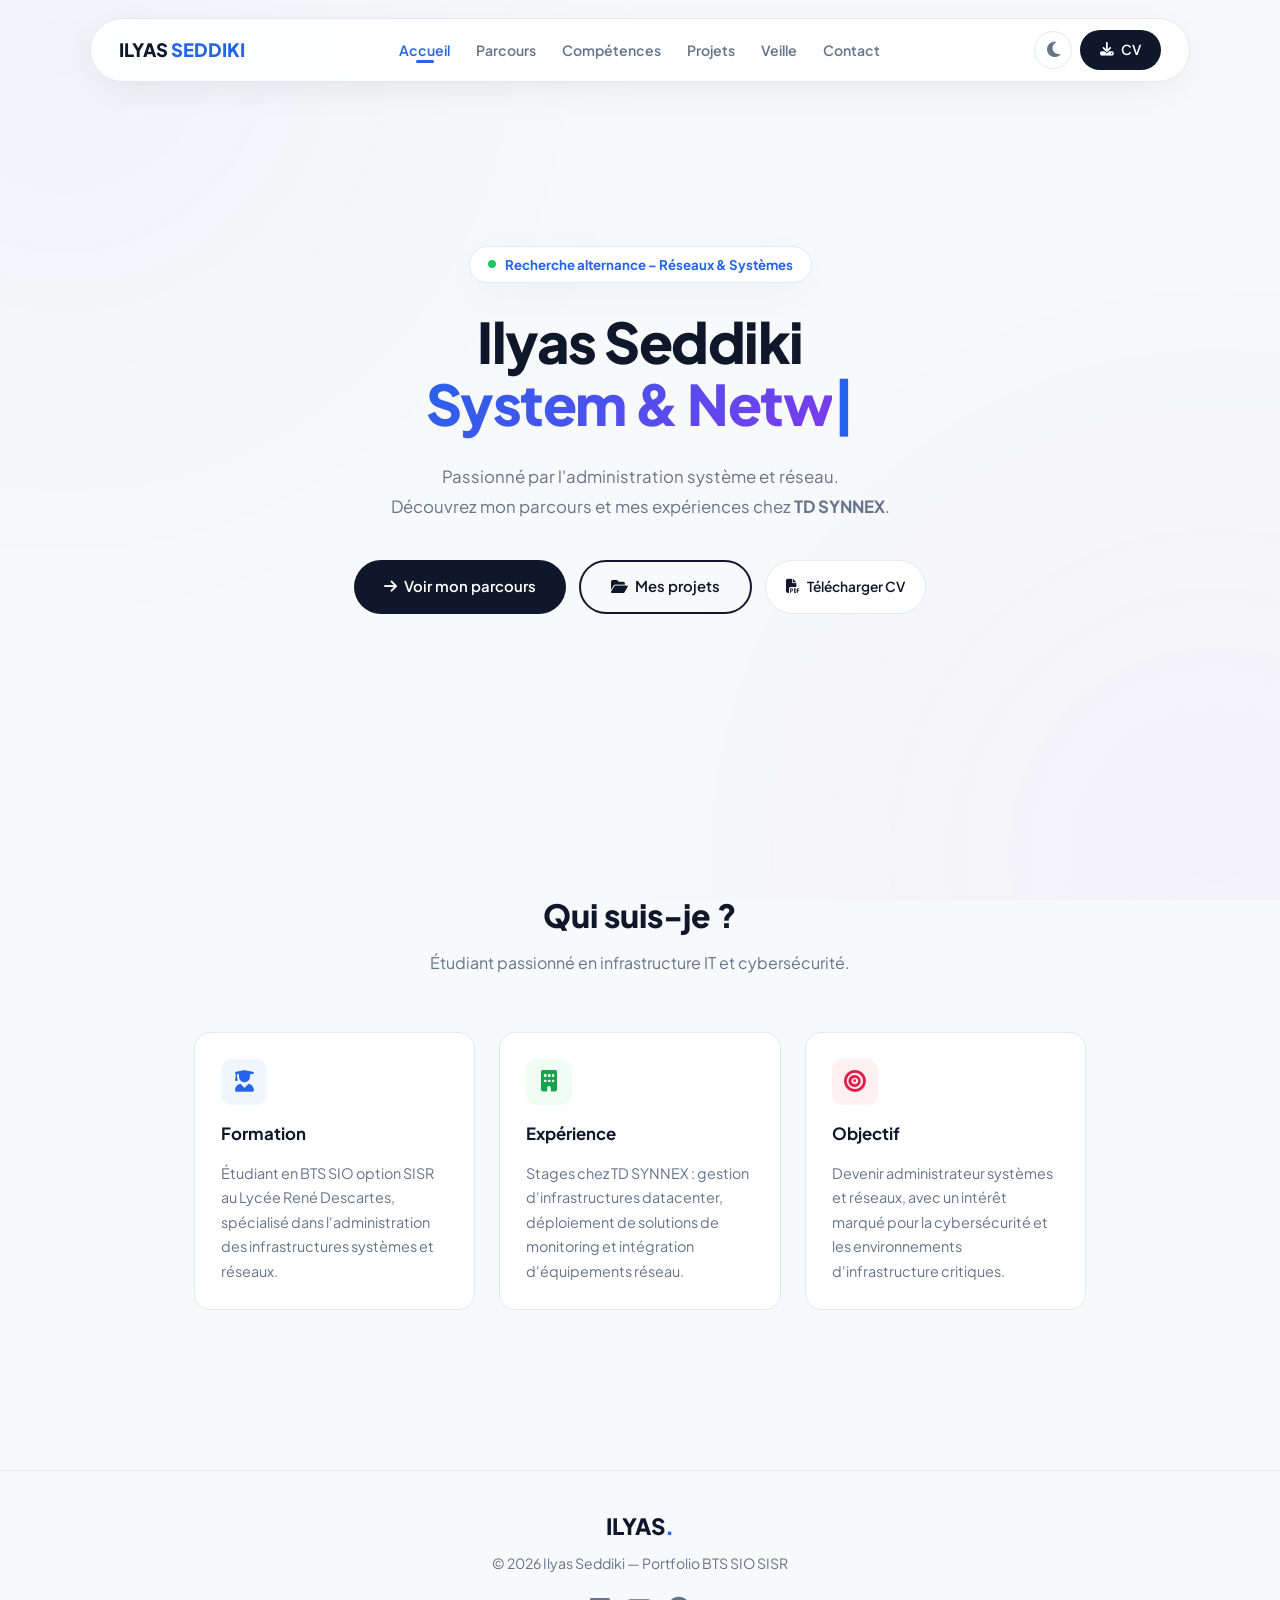
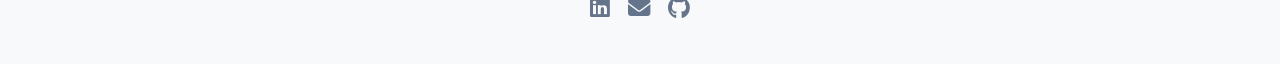
<file: index.html>
<!DOCTYPE html>
<html lang="fr">
<head>
    <meta charset="UTF-8">
    <meta name="viewport" content="width=device-width, initial-scale=1.0">
    <title>Ilyas Seddiki | Portfolio BTS SIO SISR</title>
    <link rel="preconnect" href="https://fonts.googleapis.com">
    <link rel="preconnect" href="https://fonts.gstatic.com" crossorigin>
    <link href="https://fonts.googleapis.com/css2?family=Plus+Jakarta+Sans:wght@400;500;600;700;800&display=swap" rel="stylesheet">
    <link rel="stylesheet" href="https://cdnjs.cloudflare.com/ajax/libs/font-awesome/6.4.0/css/all.min.css">
    <link rel="stylesheet" href="styles.css">
</head>
<body>
<div class="bg-mesh"></div>

<nav>
    <a href="index.html" class="logo">Ilyas <span>Seddiki</span></a>
    <ul id="navMenu">
        <li><a href="index.html">Accueil</a></li>
        <li><a href="parcours.html">Parcours</a></li>
        <li><a href="competences.html">Compétences</a></li>
        <li><a href="projets.html">Projets</a></li>
        <li><a href="veille.html">Veille</a></li>
        <li><a href="contact.html">Contact</a></li>
    </ul>
    <button class="hamburger" id="hamburger" aria-label="Menu" aria-expanded="false">
        <span></span><span></span><span></span>
    </button>
    <div class="nav-btns">
        <button class="theme-toggle" id="themeToggle"><i class="fa-solid fa-moon"></i></button>
        <a href="cv_seddiki_ilyas.pdf" class="btn btn-dark" target="_blank"><i class="fa-solid fa-download"></i> CV</a>
    </div>
</nav>

<header>
    <div class="hero-badge rv">
        <span class="dot-green"></span>
        Recherche alternance – Réseaux & Systèmes
    </div>
    <h1 class="rv">
        Ilyas Seddiki<br>
        <span class="grad" id="tw"></span><span class="cursor">|</span>
    </h1>
    <p class="hero-desc rv">
        Passionné par l'administration système et réseau.<br>
        Découvrez mon parcours et mes expériences chez <strong>TD SYNNEX</strong>.
    </p>
    <div class="hero-actions rv">
        <a href="parcours.html" class="btn btn-dark" style="padding:13px 30px; font-size:.93rem;">
            <i class="fa-solid fa-arrow-right"></i> Voir mon parcours
        </a>
        <a href="projets.html" class="btn btn-outline" style="padding:13px 30px; font-size:.93rem;">
            <i class="fa-solid fa-folder-open"></i> Mes projets
        </a>
        <a href="cv_seddiki_ilyas.pdf" class="btn btn-white" download>
            <i class="fa-solid fa-file-pdf"></i> Télécharger CV
        </a>
    </div>
</header>

<section>
    <div class="sec-head rv">
        <h2 class="sec-title">Qui suis-je ?</h2>
        <p class="sec-sub">Étudiant passionné en infrastructure IT et cybersécurité.</p>
    </div>
    <div style="display:grid; grid-template-columns:repeat(auto-fit,minmax(280px,1fr)); gap:24px;">
        <div class="sk-card rv">
            <div class="sk-ico i-sys"><i class="fa-solid fa-user-graduate"></i></div>
            <div class="sk-title">Formation</div>
            <p style="font-size:.9rem; color:var(--muted); line-height:1.7;">Étudiant en BTS SIO option SISR au Lycée René Descartes, spécialisé dans l'administration des infrastructures systèmes et réseaux.</p>
        </div>
        <div class="sk-card rv">
            <div class="sk-ico i-net"><i class="fa-solid fa-building"></i></div>
            <div class="sk-title">Expérience</div>
            <p style="font-size:.9rem; color:var(--muted); line-height:1.7;">Stages chez TD SYNNEX : gestion d'infrastructures datacenter, déploiement de solutions de monitoring et intégration d'équipements réseau.</p>
        </div>
        <div class="sk-card rv">
            <div class="sk-ico i-sec"><i class="fa-solid fa-bullseye"></i></div>
            <div class="sk-title">Objectif</div>
            <p style="font-size:.9rem; color:var(--muted); line-height:1.7;">Devenir administrateur systèmes et réseaux, avec un intérêt marqué pour la cybersécurité et les environnements d'infrastructure critiques.</p>
        </div>
    </div>
</section>

<footer>
    <div class="f-logo">ILYAS<span style="color:var(--accent);">.</span></div>
    <p>&copy; 2026 Ilyas Seddiki — Portfolio BTS SIO SISR</p>
    <div class="f-socials">
        <a href="https://www.linkedin.com/in/seddiki-ilyas/" target="_blank"><i class="fa-brands fa-linkedin"></i></a>
        <a href="mailto:ilyasseddiki014@gmail.com"><i class="fa-solid fa-envelope"></i></a>
        <a href="https://github.com/IlyasSeddiki" target="_blank"><i class="fa-brands fa-github"></i></a>
    </div>
</footer>

<script src="script.js"></script>
</body>
</html>
</file>
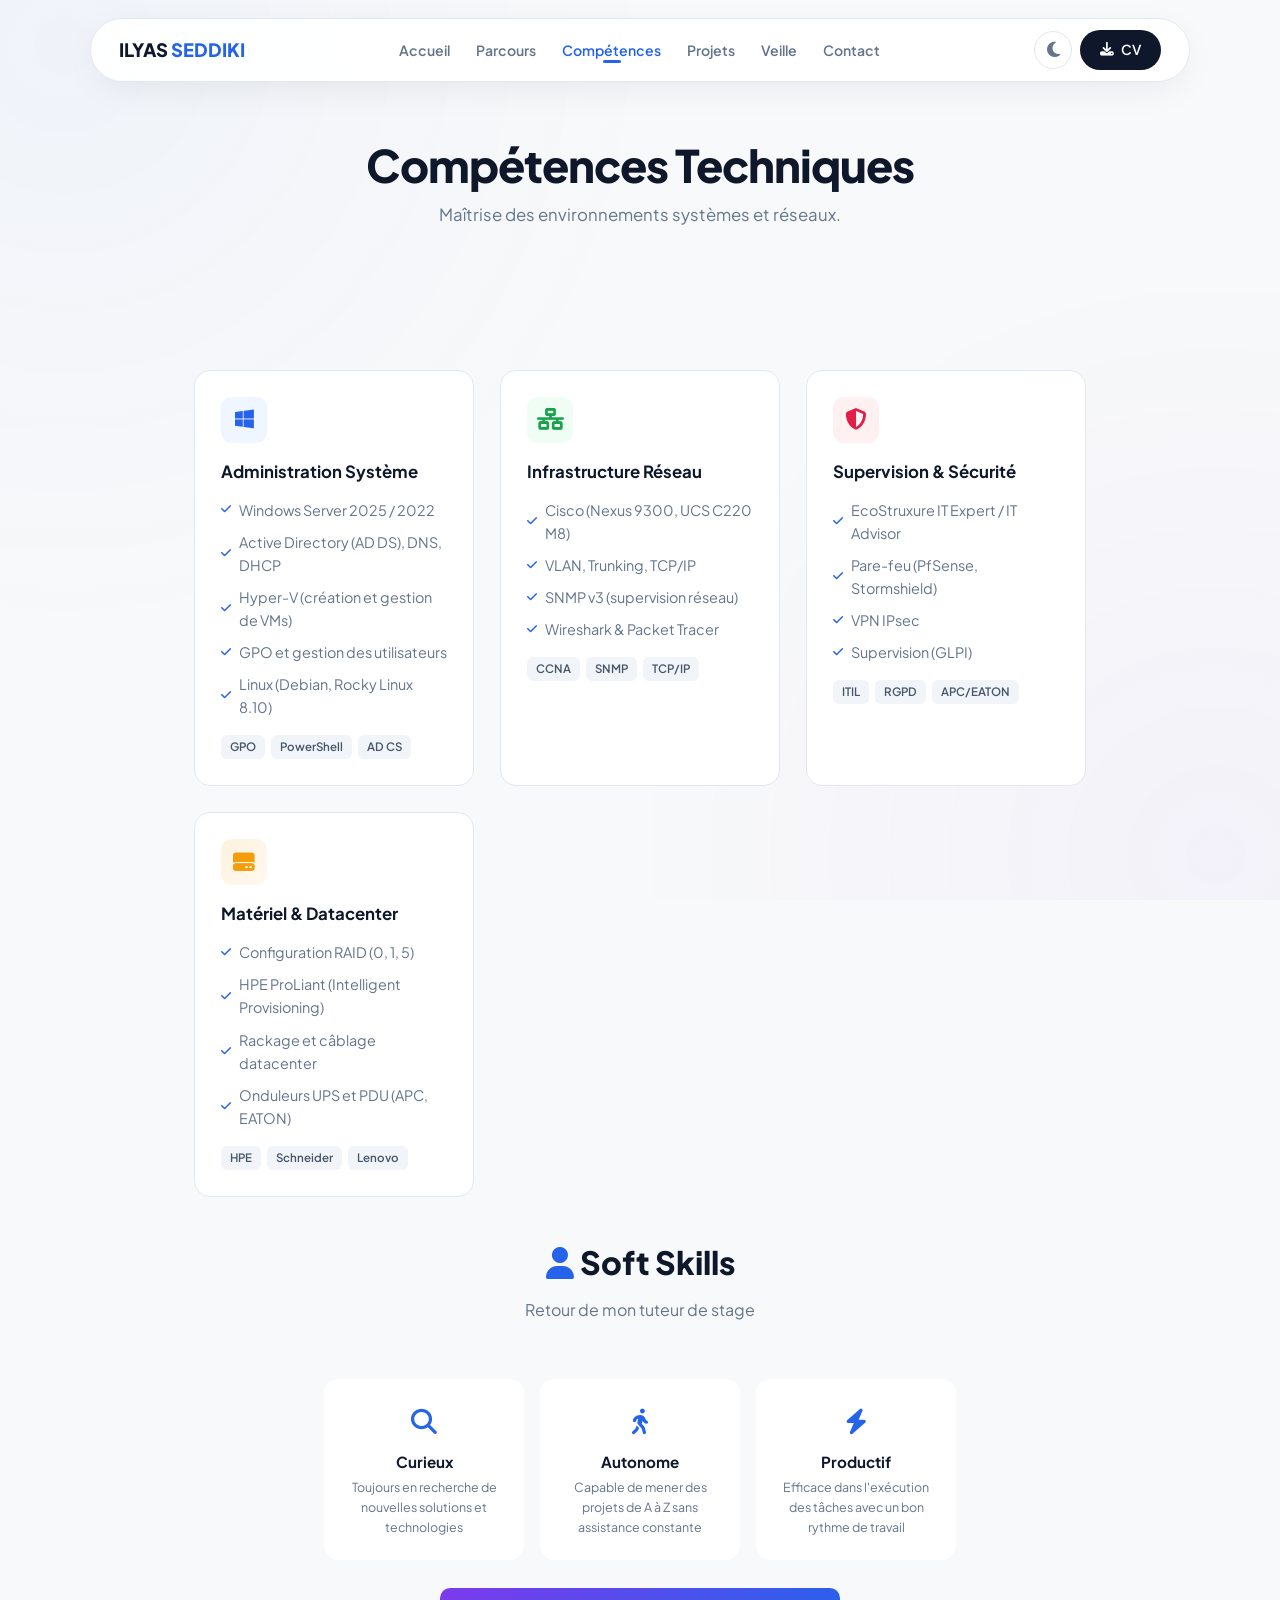
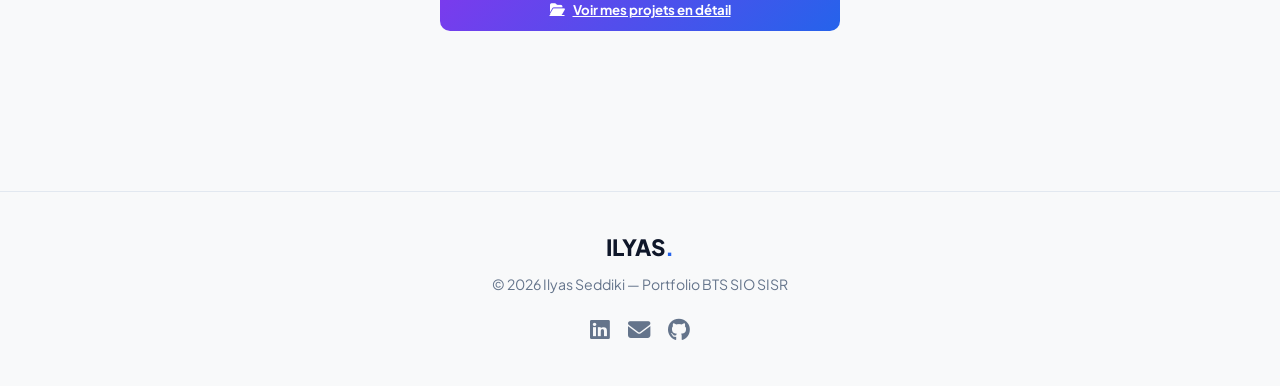
<file: competences.html>
<!DOCTYPE html>
<html lang="fr">
<head>
    <meta charset="UTF-8">
    <meta name="viewport" content="width=device-width, initial-scale=1.0">
    <title>Compétences | Ilyas Seddiki</title>
    <link rel="preconnect" href="https://fonts.googleapis.com">
    <link rel="preconnect" href="https://fonts.gstatic.com" crossorigin>
    <link href="https://fonts.googleapis.com/css2?family=Plus+Jakarta+Sans:wght@400;500;600;700;800&display=swap" rel="stylesheet">
    <link rel="stylesheet" href="https://cdnjs.cloudflare.com/ajax/libs/font-awesome/6.4.0/css/all.min.css">
    <link rel="stylesheet" href="styles.css">
</head>
<body>
<div class="bg-mesh"></div>

<nav>
    <a href="index.html" class="logo">Ilyas <span>Seddiki</span></a>
    <ul id="navMenu">
        <li><a href="index.html">Accueil</a></li>
        <li><a href="parcours.html">Parcours</a></li>
        <li><a href="competences.html">Compétences</a></li>
        <li><a href="projets.html">Projets</a></li>
        <li><a href="veille.html">Veille</a></li>
        <li><a href="contact.html">Contact</a></li>
    </ul>
    <button class="hamburger" id="hamburger" aria-label="Menu" aria-expanded="false">
        <span></span><span></span><span></span>
    </button>
    <div class="nav-btns">
        <button class="theme-toggle" id="themeToggle"><i class="fa-solid fa-moon"></i></button>
        <a href="cv_seddiki_ilyas.pdf" class="btn btn-dark" target="_blank"><i class="fa-solid fa-download"></i> CV</a>
    </div>
</nav>

<div class="page-header">
    <h1 class="rv">Compétences Techniques</h1>
    <p class="rv">Maîtrise des environnements systèmes et réseaux.</p>
</div>

<section>
    <div class="sk-grid">
        <div class="sk-card rv">
            <div class="sk-ico i-sys"><i class="fa-brands fa-windows"></i></div>
            <div class="sk-title">Administration Système</div>
            <ul class="sk-list">
                <li><i class="fa-solid fa-check"></i> Windows Server 2025 / 2022</li>
                <li><i class="fa-solid fa-check"></i> Active Directory (AD DS), DNS, DHCP</li>
                <li><i class="fa-solid fa-check"></i> Hyper-V (création et gestion de VMs)</li>
                <li><i class="fa-solid fa-check"></i> GPO et gestion des utilisateurs</li>
                <li><i class="fa-solid fa-check"></i> Linux (Debian, Rocky Linux 8.10)</li>
            </ul>
            <div class="tags"><span class="tag">GPO</span><span class="tag">PowerShell</span><span class="tag">AD CS</span></div>
        </div>
        <div class="sk-card rv">
            <div class="sk-ico i-net"><i class="fa-solid fa-network-wired"></i></div>
            <div class="sk-title">Infrastructure Réseau</div>
            <ul class="sk-list">
                <li><i class="fa-solid fa-check"></i> Cisco (Nexus 9300, UCS C220 M8)</li>
                <li><i class="fa-solid fa-check"></i> VLAN, Trunking, TCP/IP</li>
                <li><i class="fa-solid fa-check"></i> SNMP v3 (supervision réseau)</li>
                <li><i class="fa-solid fa-check"></i> Wireshark & Packet Tracer</li>
            </ul>
            <div class="tags"><span class="tag">CCNA</span><span class="tag">SNMP</span><span class="tag">TCP/IP</span></div>
        </div>
        <div class="sk-card rv">
            <div class="sk-ico i-sec"><i class="fa-solid fa-shield-halved"></i></div>
            <div class="sk-title">Supervision & Sécurité</div>
            <ul class="sk-list">
                <li><i class="fa-solid fa-check"></i> EcoStruxure IT Expert / IT Advisor</li>
                <li><i class="fa-solid fa-check"></i> Pare-feu (PfSense, Stormshield)</li>
                <li><i class="fa-solid fa-check"></i> VPN IPsec</li>
                <li><i class="fa-solid fa-check"></i> Supervision (GLPI)</li>
            </ul>
            <div class="tags"><span class="tag">ITIL</span><span class="tag">RGPD</span><span class="tag">APC/EATON</span></div>
        </div>
        <div class="sk-card rv">
            <div class="sk-ico" style="background:linear-gradient(135deg,#f59e0b22,#f59e0b11); color:#f59e0b;"><i class="fa-solid fa-hard-drive"></i></div>
            <div class="sk-title">Matériel & Datacenter</div>
            <ul class="sk-list">
                <li><i class="fa-solid fa-check"></i> Configuration RAID (0, 1, 5)</li>
                <li><i class="fa-solid fa-check"></i> HPE ProLiant (Intelligent Provisioning)</li>
                <li><i class="fa-solid fa-check"></i> Rackage et câblage datacenter</li>
                <li><i class="fa-solid fa-check"></i> Onduleurs UPS et PDU (APC, EATON)</li>
            </ul>
            <div class="tags"><span class="tag">HPE</span><span class="tag">Schneider</span><span class="tag">Lenovo</span></div>
        </div>
    </div>

    <div class="sec-head rv" style="margin-top:40px;">
        <h2 class="sec-title"><i class="fa-solid fa-user" style="color:var(--accent);"></i> Soft Skills</h2>
        <p class="sec-sub">Retour de mon tuteur de stage</p>
    </div>
    <div class="soft-grid rv">
        <div class="soft-card">
            <div class="soft-ico"><i class="fa-solid fa-magnifying-glass"></i></div>
            <div class="soft-title">Curieux</div>
            <div class="soft-sub">Toujours en recherche de nouvelles solutions et technologies</div>
        </div>
        <div class="soft-card">
            <div class="soft-ico"><i class="fa-solid fa-person-walking"></i></div>
            <div class="soft-title">Autonome</div>
            <div class="soft-sub">Capable de mener des projets de A à Z sans assistance constante</div>
        </div>
        <div class="soft-card">
            <div class="soft-ico"><i class="fa-solid fa-bolt"></i></div>
            <div class="soft-title">Productif</div>
            <div class="soft-sub">Efficace dans l'exécution des tâches avec un bon rythme de travail</div>
        </div>
    </div>

    <div style="text-align:center; margin-top:28px;">
        <a href="projets.html" class="proj-btn" style="max-width:400px; margin:0 auto; display:inline-flex;">
            <i class="fa-solid fa-folder-open"></i> Voir mes projets en détail
        </a>
    </div>
</section>

<footer>
    <div class="f-logo">ILYAS<span style="color:var(--accent);">.</span></div>
    <p>&copy; 2026 Ilyas Seddiki — Portfolio BTS SIO SISR</p>
    <div class="f-socials">
        <a href="https://www.linkedin.com/in/seddiki-ilyas/" target="_blank"><i class="fa-brands fa-linkedin"></i></a>
        <a href="mailto:ilyasseddiki014@gmail.com"><i class="fa-solid fa-envelope"></i></a>
        <a href="https://github.com/IlyasSeddiki" target="_blank"><i class="fa-brands fa-github"></i></a>
    </div>
</footer>

<script src="script.js"></script>
</body>
</html>
</file>
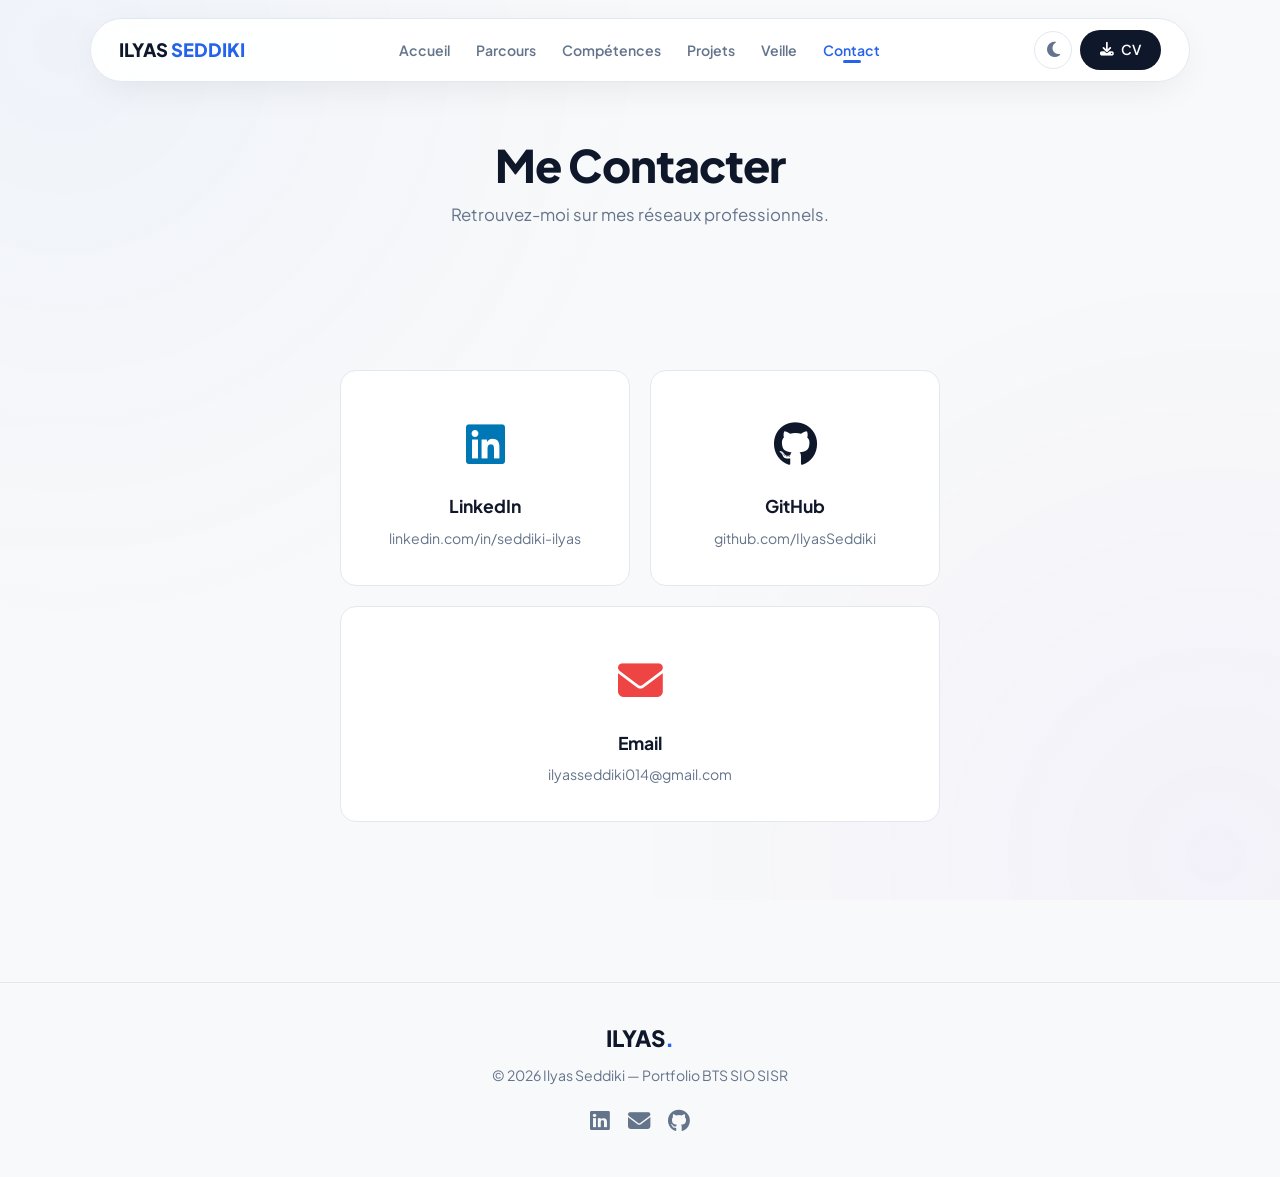
<file: contact.html>
<!DOCTYPE html>
<html lang="fr">
<head>
    <meta charset="UTF-8">
    <meta name="viewport" content="width=device-width, initial-scale=1.0">
    <title>Contact | Ilyas Seddiki</title>
    <link rel="preconnect" href="https://fonts.googleapis.com">
    <link rel="preconnect" href="https://fonts.gstatic.com" crossorigin>
    <link href="https://fonts.googleapis.com/css2?family=Plus+Jakarta+Sans:wght@400;500;600;700;800&display=swap" rel="stylesheet">
    <link rel="stylesheet" href="https://cdnjs.cloudflare.com/ajax/libs/font-awesome/6.4.0/css/all.min.css">
    <link rel="stylesheet" href="styles.css">
</head>
<body>
<div class="bg-mesh"></div>

<nav>
    <a href="index.html" class="logo">Ilyas <span>Seddiki</span></a>
    <ul id="navMenu">
        <li><a href="index.html">Accueil</a></li>
        <li><a href="parcours.html">Parcours</a></li>
        <li><a href="competences.html">Compétences</a></li>
        <li><a href="projets.html">Projets</a></li>
        <li><a href="veille.html">Veille</a></li>
        <li><a href="contact.html">Contact</a></li>
    </ul>
    <button class="hamburger" id="hamburger" aria-label="Menu" aria-expanded="false">
        <span></span><span></span><span></span>
    </button>
    <div class="nav-btns">
        <button class="theme-toggle" id="themeToggle"><i class="fa-solid fa-moon"></i></button>
        <a href="cv_seddiki_ilyas.pdf" class="btn btn-dark" target="_blank"><i class="fa-solid fa-download"></i> CV</a>
    </div>
</nav>

<div class="page-header">
    <h1 class="rv">Me Contacter</h1>
    <p class="rv">Retrouvez-moi sur mes réseaux professionnels.</p>
</div>

<section>
    <div style="display:flex; gap:20px; justify-content:center; flex-wrap:wrap; max-width:600px; margin:0 auto;" class="rv">
        <a href="https://www.linkedin.com/in/seddiki-ilyas/" target="_blank" style="flex:1; min-width:220px; text-decoration:none;">
            <div class="sk-card" style="text-align:center; padding:36px 24px; cursor:pointer;">
                <div style="font-size:2.8rem; color:#0077b5; margin-bottom:14px;"><i class="fa-brands fa-linkedin"></i></div>
                <div style="font-weight:700; font-size:1.1rem; color:var(--primary); margin-bottom:6px;">LinkedIn</div>
                <div style="font-size:.88rem; color:var(--muted);">linkedin.com/in/seddiki-ilyas</div>
            </div>
        </a>
        <a href="https://github.com/IlyasSeddiki" target="_blank" style="flex:1; min-width:220px; text-decoration:none;">
            <div class="sk-card" style="text-align:center; padding:36px 24px; cursor:pointer;">
                <div style="font-size:2.8rem; color:var(--primary); margin-bottom:14px;"><i class="fa-brands fa-github"></i></div>
                <div style="font-weight:700; font-size:1.1rem; color:var(--primary); margin-bottom:6px;">GitHub</div>
                <div style="font-size:.88rem; color:var(--muted);">github.com/IlyasSeddiki</div>
            </div>
        </a>
        <a href="mailto:ilyasseddiki014@gmail.com" style="flex:1; min-width:220px; text-decoration:none;">
            <div class="sk-card" style="text-align:center; padding:36px 24px; cursor:pointer;">
                <div style="font-size:2.8rem; color:#ef4444; margin-bottom:14px;"><i class="fa-solid fa-envelope"></i></div>
                <div style="font-weight:700; font-size:1.1rem; color:var(--primary); margin-bottom:6px;">Email</div>
                <div style="font-size:.88rem; color:var(--muted);">ilyasseddiki014@gmail.com</div>
            </div>
        </a>
    </div>
</section>

<footer>
    <div class="f-logo">ILYAS<span style="color:var(--accent);">.</span></div>
    <p>&copy; 2026 Ilyas Seddiki — Portfolio BTS SIO SISR</p>
    <div class="f-socials">
        <a href="https://www.linkedin.com/in/seddiki-ilyas/" target="_blank"><i class="fa-brands fa-linkedin"></i></a>
        <a href="mailto:ilyasseddiki014@gmail.com"><i class="fa-solid fa-envelope"></i></a>
        <a href="https://github.com/IlyasSeddiki" target="_blank"><i class="fa-brands fa-github"></i></a>
    </div>
</footer>

<script src="script.js"></script>
</body>
</html>
</file>
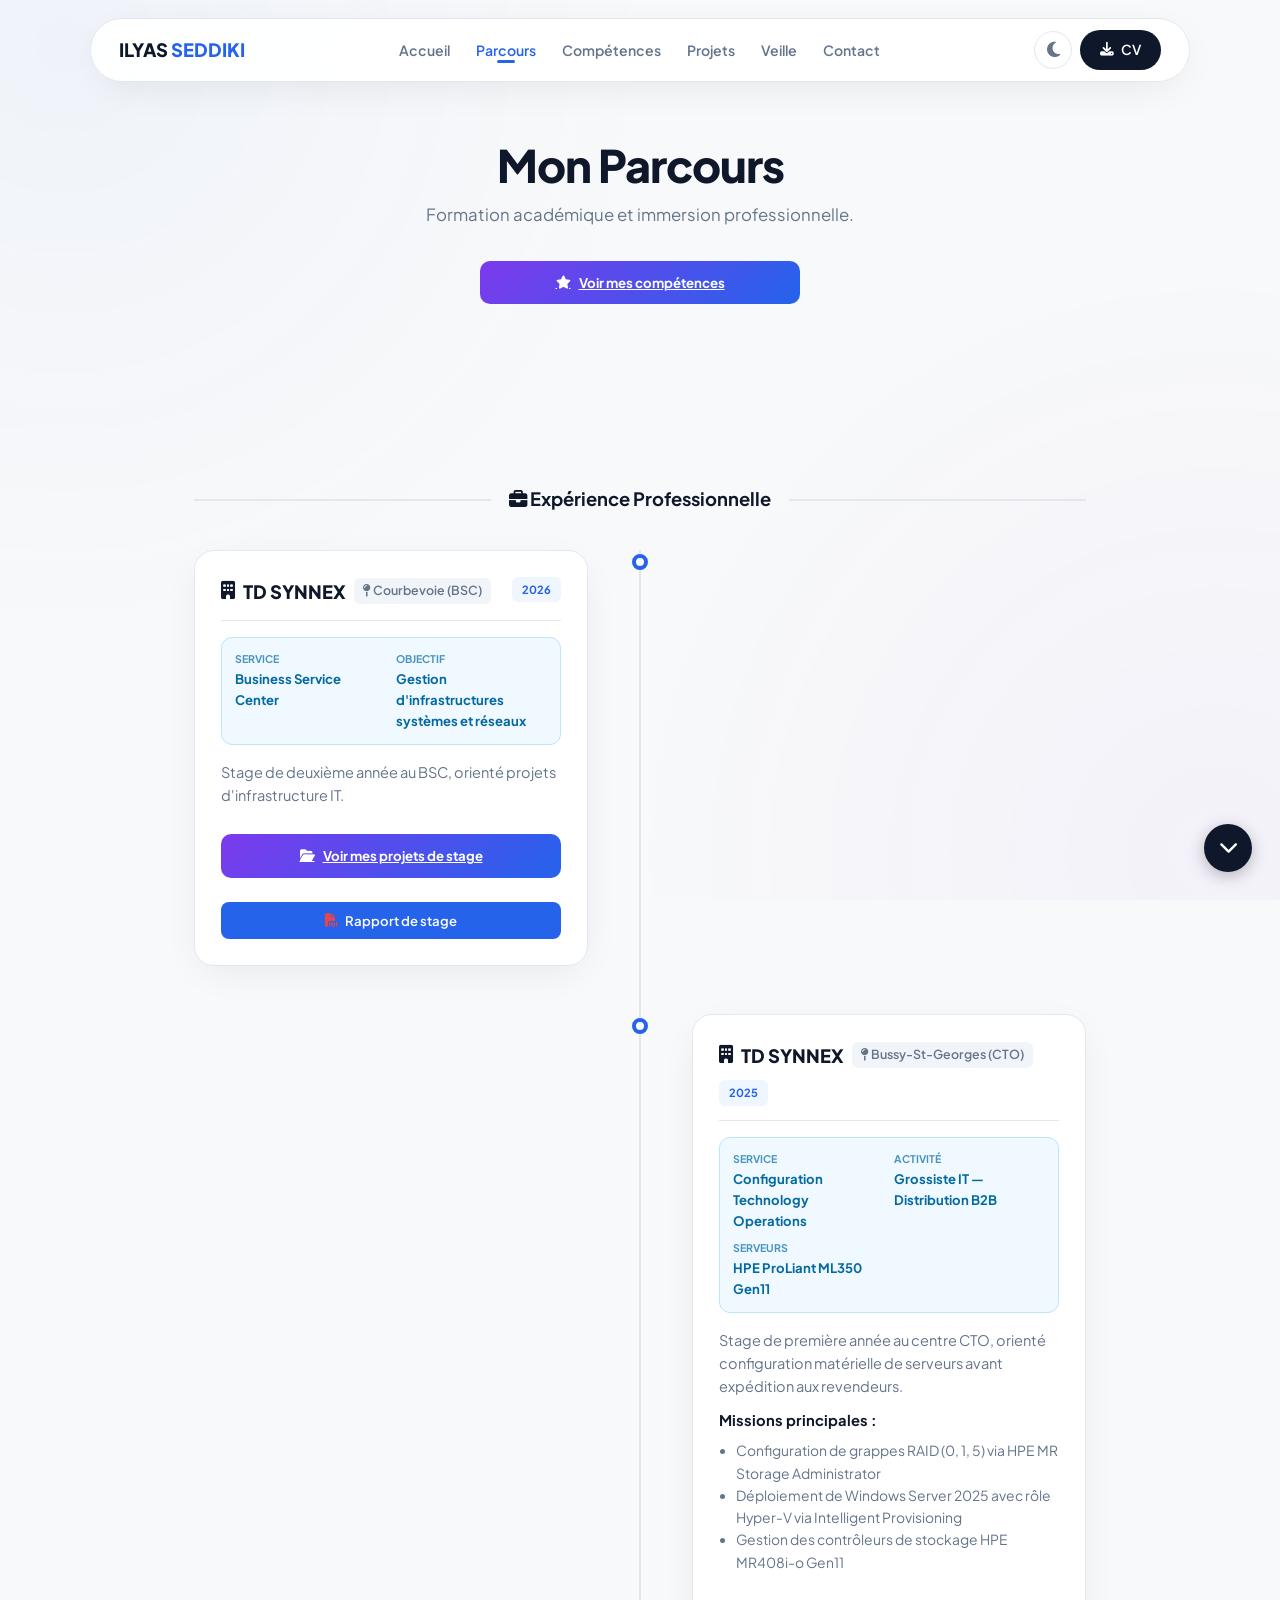
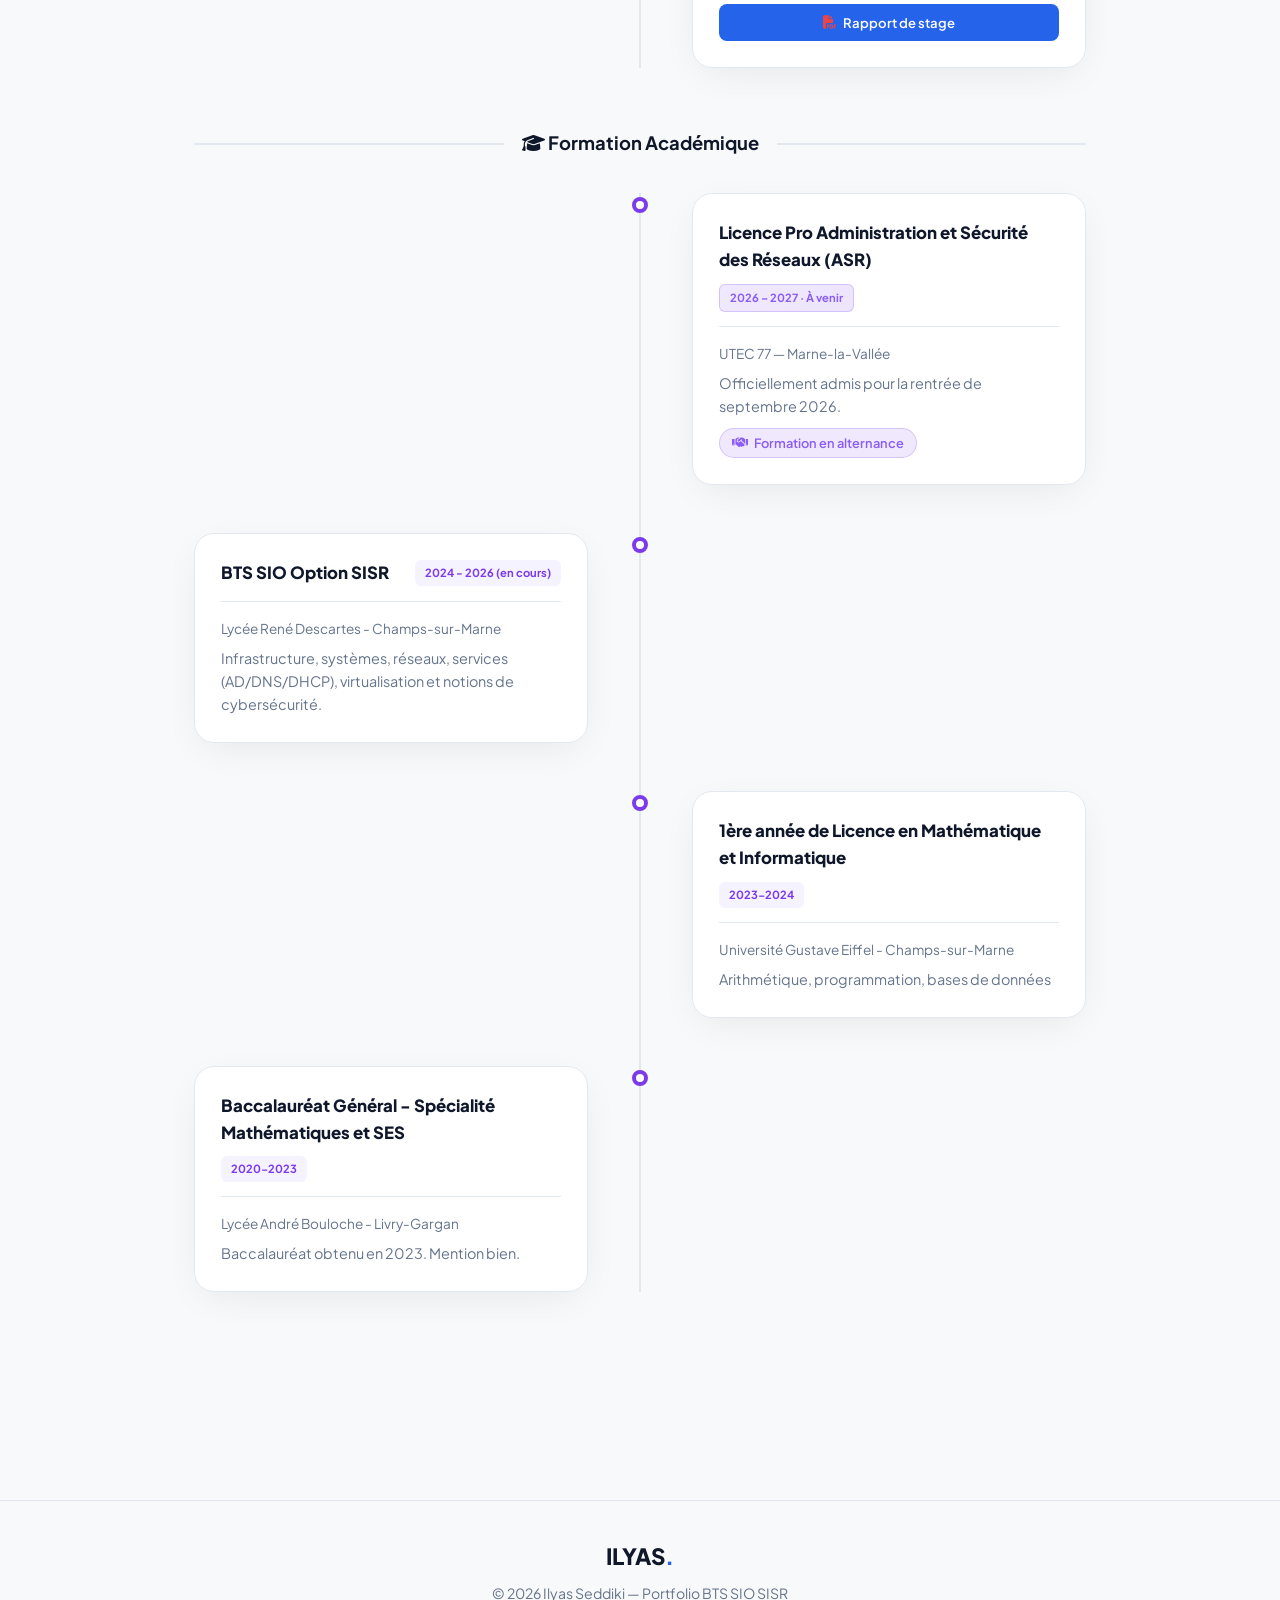
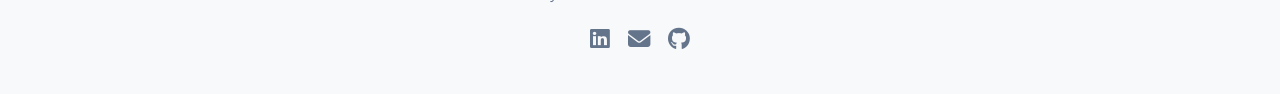
<file: parcours.html>
<!DOCTYPE html>
<html lang="fr">
<head>
    <meta charset="UTF-8">
    <meta name="viewport" content="width=device-width, initial-scale=1.0">
    <title>Mon Parcours | Ilyas Seddiki</title>
    <link rel="preconnect" href="https://fonts.googleapis.com">
    <link rel="preconnect" href="https://fonts.gstatic.com" crossorigin>
    <link href="https://fonts.googleapis.com/css2?family=Plus+Jakarta+Sans:wght@400;500;600;700;800&display=swap" rel="stylesheet">
    <link rel="stylesheet" href="https://cdnjs.cloudflare.com/ajax/libs/font-awesome/6.4.0/css/all.min.css">
    <link rel="stylesheet" href="styles.css">
</head>
<body>
<div class="bg-mesh"></div>

<nav>
    <a href="index.html" class="logo">Ilyas <span>Seddiki</span></a>
    <ul id="navMenu">
        <li><a href="index.html">Accueil</a></li>
        <li><a href="parcours.html">Parcours</a></li>
        <li><a href="competences.html">Compétences</a></li>
        <li><a href="projets.html">Projets</a></li>
        <li><a href="veille.html">Veille</a></li>
        <li><a href="contact.html">Contact</a></li>
    </ul>
    <button class="hamburger" id="hamburger" aria-label="Menu" aria-expanded="false">
        <span></span><span></span><span></span>
    </button>
    <div class="nav-btns">
        <button class="theme-toggle" id="themeToggle"><i class="fa-solid fa-moon"></i></button>
        <a href="cv_seddiki_ilyas.pdf" class="btn btn-dark" target="_blank"><i class="fa-solid fa-download"></i> CV</a>
    </div>
</nav>

<div class="page-header">
    <h1 class="rv">Mon Parcours</h1>
    <p class="rv">Formation académique et immersion professionnelle.</p>
    <div style="margin-top:16px; display:flex; gap:12px; justify-content:center; flex-wrap:wrap;">
        <a href="competences.html" class="proj-btn" style="max-width:320px; display:inline-flex;">
            <i class="fa-solid fa-star"></i> Voir mes compétences
        </a>
    </div>
</div>

<a href="#parcours-bottom" class="scroll-down-btn" id="scrollDownBtn" title="Aller en bas">
    <i class="fa-solid fa-chevron-down"></i>
</a>

<section>
    <div class="tl-sep rv">
        <span class="tl-label"><i class="fa-solid fa-briefcase"></i> Expérience Professionnelle</span>
    </div>

    <div class="timeline">
        <div class="tl-item rv">
            <div class="tl-dot"></div>
            <div class="tl-card">
                <div class="tl-top">
                    <div class="co-name">
                        <i class="fa-solid fa-building"></i> TD SYNNEX
                        <span class="co-loc"><i class="fa-solid fa-map-pin"></i> Courbevoie (BSC)</span>
                    </div>
                    <span class="dbadge dw">2026</span>
                </div>
                <div class="biz-box">
                    <div class="biz-r"><span class="biz-l">Service</span><span class="biz-v">Business Service Center</span></div>
                    <div class="biz-r"><span class="biz-l">Objectif</span><span class="biz-v">Gestion d'infrastructures systèmes et réseaux</span></div>
                </div>
                <p style="font-size:.91rem;">Stage de deuxième année au BSC, orienté projets d'infrastructure IT.</p>
                <div style="display:flex; gap:10px; flex-wrap:wrap; margin-top:12px;">
                    <a href="projets.html" class="proj-btn" style="flex:1; min-width:180px;">
                        <i class="fa-solid fa-folder-open"></i> Voir mes projets de stage
                    </a>
                    <a href="documents/Rapport_de_stage_TD_SYNNEX_Courbevoie.pdf" class="tp-btn" target="_blank" style="flex:1; min-width:180px; justify-content:center;">
                        <i class="fa-solid fa-file-pdf" style="color:#ef4444;"></i> Rapport de stage
                    </a>
                </div>
            </div>
        </div>

        <div class="tl-item r rv">
            <div class="tl-dot"></div>
            <div class="tl-card">
                <div class="tl-top">
                    <div class="co-name">
                        <i class="fa-solid fa-building"></i> TD SYNNEX
                        <span class="co-loc"><i class="fa-solid fa-map-pin"></i> Bussy-St-Georges (CTO)</span>
                    </div>
                    <span class="dbadge dw">2025</span>
                </div>
                <div class="biz-box">
                    <div class="biz-r"><span class="biz-l">Service</span><span class="biz-v">Configuration Technology Operations</span></div>
                    <div class="biz-r"><span class="biz-l">Activité</span><span class="biz-v">Grossiste IT — Distribution B2B</span></div>
                    <div class="biz-r"><span class="biz-l">Serveurs</span><span class="biz-v">HPE ProLiant ML350 Gen11</span></div>
                </div>
                <p style="font-size:.91rem; color:var(--muted); margin-bottom:10px;">Stage de première année au centre CTO, orienté configuration matérielle de serveurs avant expédition aux revendeurs.</p>
                <h4 style="font-size:.92rem; color:var(--primary); margin-bottom:8px;">Missions principales :</h4>
                <ul style="padding-left:17px; color:var(--muted); font-size:.87rem; margin-bottom:15px;">
                    <li>Configuration de grappes RAID (0, 1, 5) via HPE MR Storage Administrator</li>
                    <li>Déploiement de Windows Server 2025 avec rôle Hyper-V via Intelligent Provisioning</li>
                    <li>Gestion des contrôleurs de stockage HPE MR408i-o Gen11</li>
                </ul>
                <div class="res-grid">
                    <a href="documents/Rapport_de_stage_TD_SYNNEX_Bussy-Saint-Georges.pdf" class="tp-btn" target="_blank" style="justify-content:center;">
                        <i class="fa-solid fa-file-pdf" style="color:#ef4444;"></i> Rapport de stage
                    </a>
                </div>
            </div>
        </div>
    </div>

    <div class="tl-sep rv" style="margin-top:60px;">
        <span class="tl-label"><i class="fa-solid fa-graduation-cap"></i> Formation Académique</span>
    </div>

    <div class="timeline">
        <div class="tl-item r school rv">
            <div class="tl-dot"></div>
            <div class="tl-card">
                <div class="tl-top">
                    <h3 style="font-weight:800; color:var(--primary); font-size:1.05rem;">Licence Pro Administration et Sécurité des Réseaux (ASR)</h3>
                    <span class="dbadge" style="background:linear-gradient(135deg,#8b5cf622,#7c3aed22); color:#8b5cf6; border:1px solid #8b5cf644;">2026 – 2027 · À venir</span>
                </div>
                <p style="font-size:.85rem; color:var(--muted); margin-bottom:7px;">UTEC 77 — Marne-la-Vallée</p>
                <p style="font-size:.9rem; color:var(--muted); margin-bottom:10px;">Officiellement admis pour la rentrée de septembre 2026.</p>
                <span style="display:inline-flex; align-items:center; gap:6px; font-size:.8rem; font-weight:600; color:#8b5cf6; background:#8b5cf622; border:1px solid #8b5cf644; padding:4px 12px; border-radius:20px;"><i class="fa-solid fa-handshake"></i> Formation en alternance</span>
            </div>
        </div>
        <div class="tl-item school rv">
            <div class="tl-dot"></div>
            <div class="tl-card">
                <div class="tl-top">
                    <h3 style="font-weight:800; color:var(--primary); font-size:1.05rem;">BTS SIO Option SISR</h3>
                    <span class="dbadge ds">2024 - 2026 (en cours)</span>
                </div>
                <p style="font-size:.85rem; color:var(--muted); margin-bottom:7px;">Lycée René Descartes - Champs-sur-Marne</p>
                <p style="font-size:.9rem; color:var(--muted);">Infrastructure, systèmes, réseaux, services (AD/DNS/DHCP), virtualisation et notions de cybersécurité.</p>
            </div>
        </div>
        <div class="tl-item r school rv">
            <div class="tl-dot"></div>
            <div class="tl-card">
                <div class="tl-top">
                    <h3 style="font-weight:800; color:var(--primary); font-size:1.05rem;">1ère année de Licence en Mathématique et Informatique</h3>
                    <span class="dbadge ds">2023-2024</span>
                </div>
                <p style="font-size:.85rem; color:var(--muted); margin-bottom:7px;">Université Gustave Eiffel - Champs-sur-Marne</p>
                <p style="font-size:.9rem; color:var(--muted);">Arithmétique, programmation, bases de données</p>
            </div>
        </div>
        <div class="tl-item school rv">
            <div class="tl-dot"></div>
            <div class="tl-card">
                <div class="tl-top">
                    <h3 style="font-weight:800; color:var(--primary); font-size:1.05rem;">Baccalauréat Général - Spécialité Mathématiques et SES</h3>
                    <span class="dbadge ds">2020-2023</span>
                </div>
                <p style="font-size:.85rem; color:var(--muted); margin-bottom:7px;">Lycée André Bouloche - Livry-Gargan</p>
                <p style="font-size:.9rem; color:var(--muted);">Baccalauréat obtenu en 2023. Mention bien.</p>
            </div>
        </div>
    </div>
</section>

<div id="parcours-bottom"></div>
<footer>
    <div class="f-logo">ILYAS<span style="color:var(--accent);">.</span></div>
    <p>&copy; 2026 Ilyas Seddiki — Portfolio BTS SIO SISR</p>
    <div class="f-socials">
        <a href="https://www.linkedin.com/in/seddiki-ilyas/" target="_blank"><i class="fa-brands fa-linkedin"></i></a>
        <a href="mailto:ilyasseddiki014@gmail.com"><i class="fa-solid fa-envelope"></i></a>
        <a href="https://github.com/IlyasSeddiki" target="_blank"><i class="fa-brands fa-github"></i></a>
    </div>
</footer>

<script src="script.js"></script>
</body>
</html>
</file>
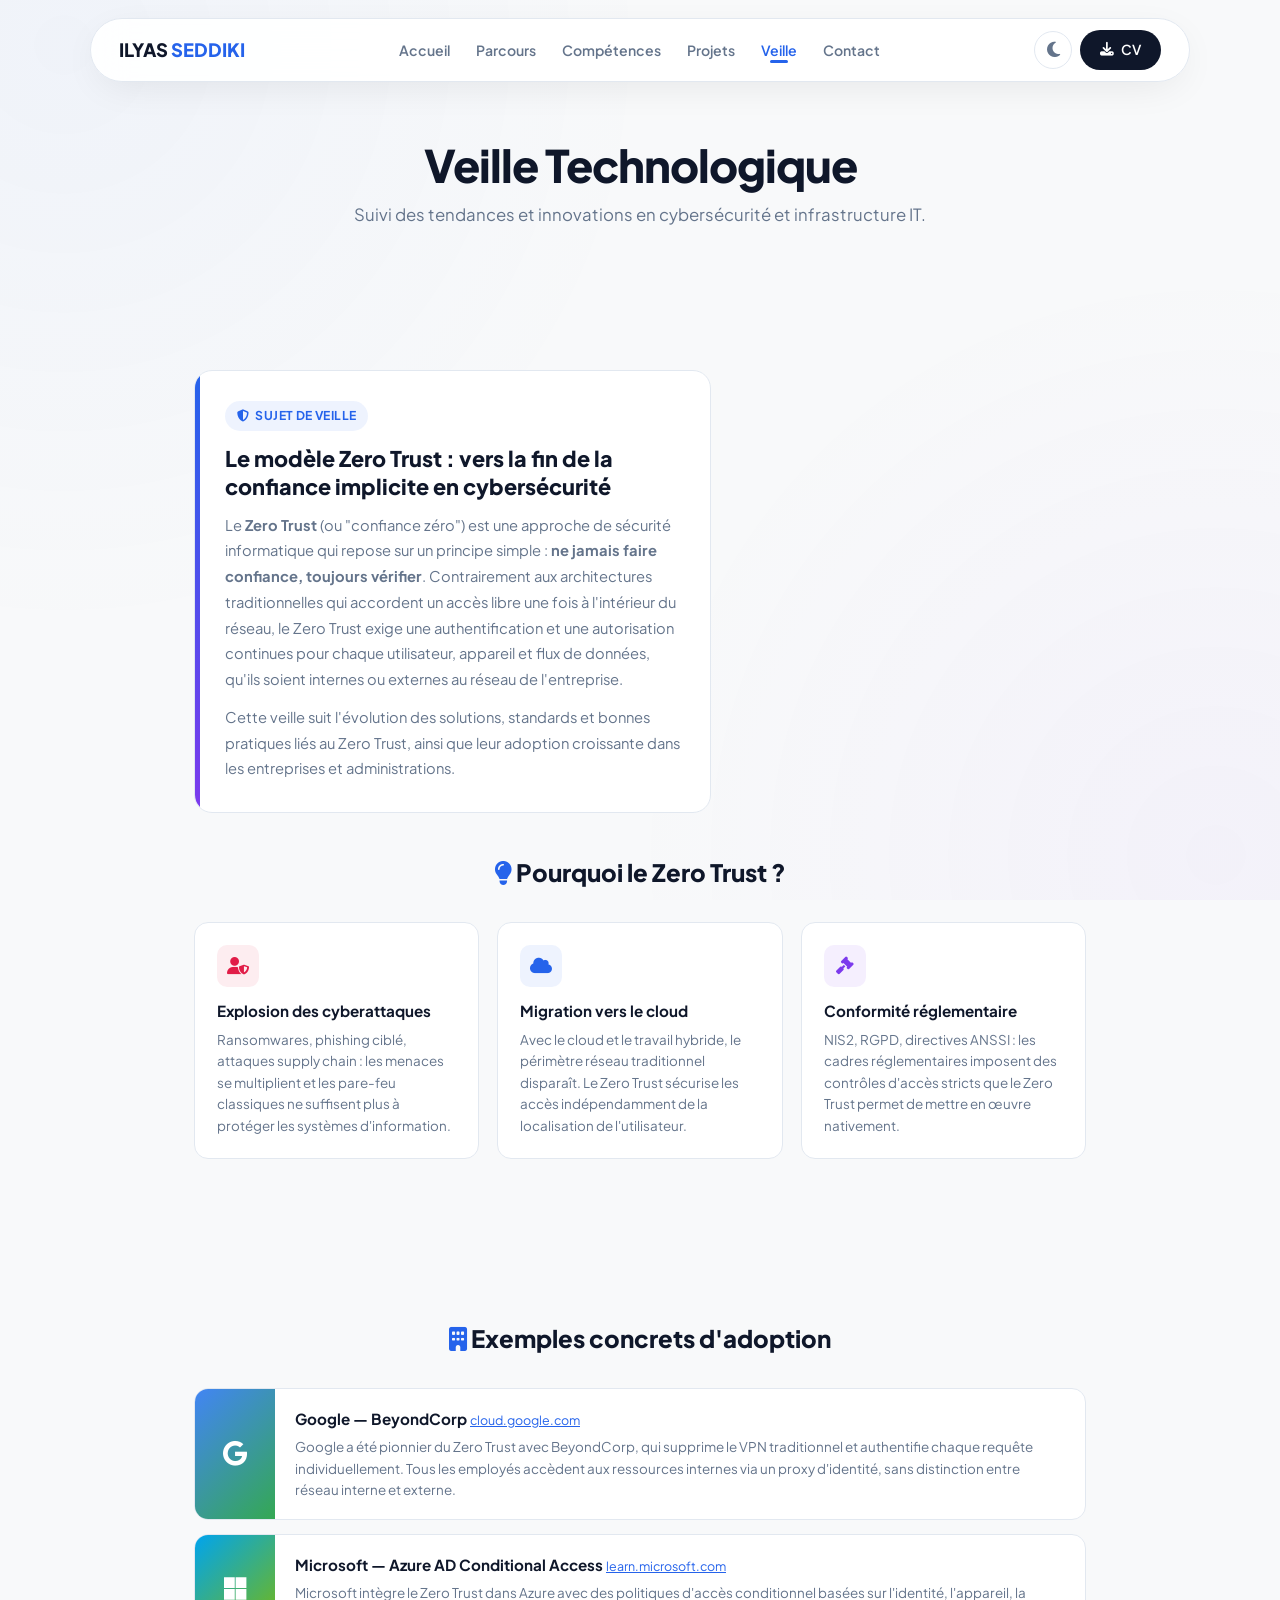
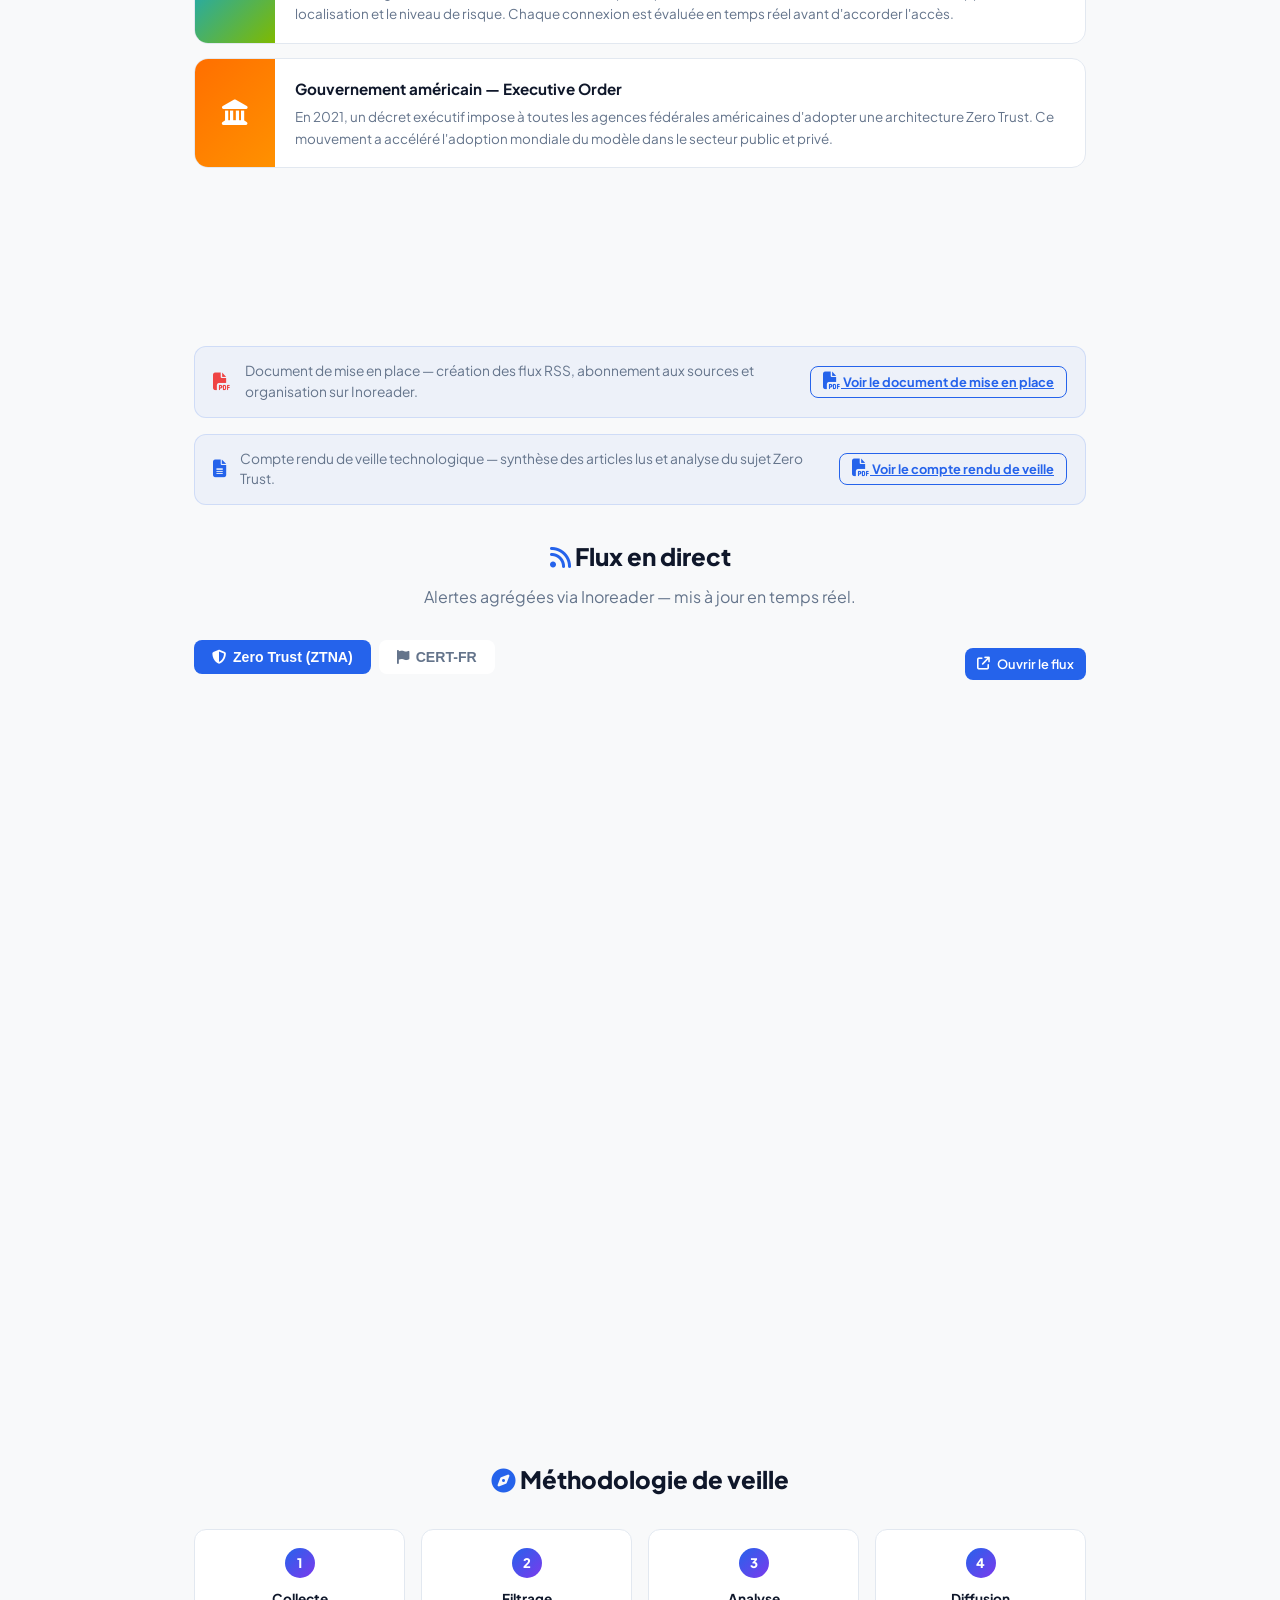
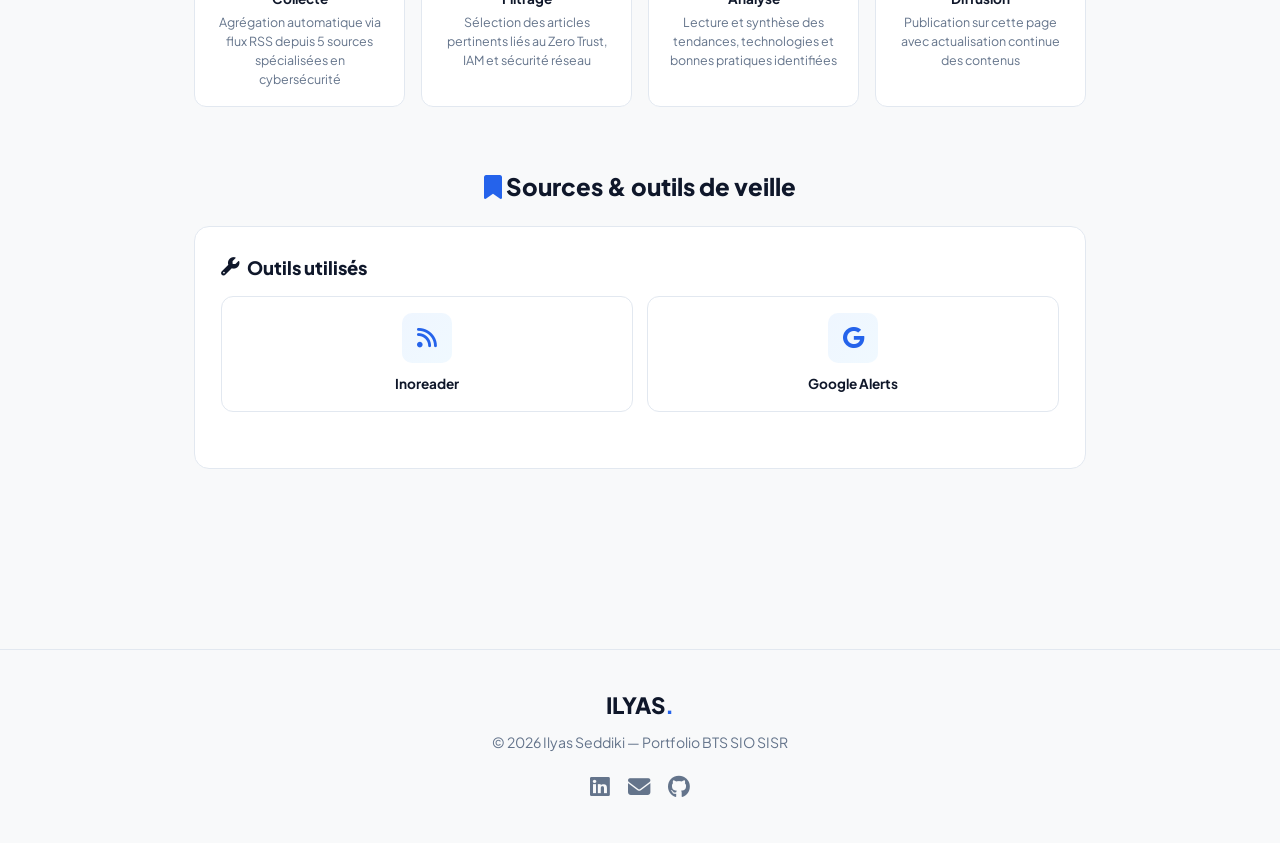
<file: veille.html>
<!DOCTYPE html>
<html lang="fr">
<head>
    <meta charset="UTF-8">
    <meta name="viewport" content="width=device-width, initial-scale=1.0">
    <title>Veille Technologique | Ilyas Seddiki</title>
    <link rel="preconnect" href="https://fonts.googleapis.com">
    <link rel="preconnect" href="https://fonts.gstatic.com" crossorigin>
    <link href="https://fonts.googleapis.com/css2?family=Plus+Jakarta+Sans:wght@400;500;600;700;800&display=swap" rel="stylesheet">
    <link rel="stylesheet" href="https://cdnjs.cloudflare.com/ajax/libs/font-awesome/6.4.0/css/all.min.css">
    <link rel="stylesheet" href="styles.css">
</head>
<body>
<div class="bg-mesh"></div>

<nav>
    <a href="index.html" class="logo">Ilyas <span>Seddiki</span></a>
    <ul id="navMenu">
        <li><a href="index.html">Accueil</a></li>
        <li><a href="parcours.html">Parcours</a></li>
        <li><a href="competences.html">Compétences</a></li>
        <li><a href="projets.html">Projets</a></li>
        <li><a href="veille.html">Veille</a></li>
        <li><a href="contact.html">Contact</a></li>
    </ul>
    <button class="hamburger" id="hamburger" aria-label="Menu" aria-expanded="false">
        <span></span><span></span><span></span>
    </button>
    <div class="nav-btns">
        <button class="theme-toggle" id="themeToggle"><i class="fa-solid fa-moon"></i></button>
        <a href="cv_seddiki_ilyas.pdf" class="btn btn-dark" target="_blank"><i class="fa-solid fa-download"></i> CV</a>
    </div>
</nav>

<div class="page-header">
    <h1 class="rv">Veille Technologique</h1>
    <p class="rv">Suivi des tendances et innovations en cybersécurité et infrastructure IT.</p>
</div>

<section>
    <!-- ── Sujet + KPIs ─────────────────────── -->
    <div class="veille-hero-grid rv">
        <div class="veille-topic-card">
            <div class="veille-topic-badge"><i class="fa-solid fa-shield-halved"></i> Sujet de veille</div>
            <h2>Le modèle Zero Trust : vers la fin de la confiance implicite en cybersécurité</h2>
            <p>Le <strong>Zero Trust</strong> (ou "confiance zéro") est une approche de sécurité informatique qui repose sur un principe simple : <strong>ne jamais faire confiance, toujours vérifier</strong>. Contrairement aux architectures traditionnelles qui accordent un accès libre une fois à l'intérieur du réseau, le Zero Trust exige une authentification et une autorisation continues pour chaque utilisateur, appareil et flux de données, qu'ils soient internes ou externes au réseau de l'entreprise.</p>
            <p style="margin-top:12px;">Cette veille suit l'évolution des solutions, standards et bonnes pratiques liés au Zero Trust, ainsi que leur adoption croissante dans les entreprises et administrations.</p>
        </div>
    </div>

    <!-- ── Pourquoi c'est important ─────────────────────── -->
    <div class="sec-head rv" style="margin-bottom:30px;">
        <h2 class="sec-title" style="font-size:1.5rem;"><i class="fa-solid fa-lightbulb" style="color:var(--accent);"></i> Pourquoi le Zero Trust ?</h2>
    </div>
    <div class="veille-why-grid rv">
        <div class="veille-why-card">
            <div class="veille-why-ico ico-shield"><i class="fa-solid fa-user-shield"></i></div>
            <h4>Explosion des cyberattaques</h4>
            <p>Ransomwares, phishing ciblé, attaques supply chain : les menaces se multiplient et les pare-feu classiques ne suffisent plus à protéger les systèmes d'information.</p>
        </div>
        <div class="veille-why-card">
            <div class="veille-why-ico ico-server"><i class="fa-solid fa-cloud"></i></div>
            <h4>Migration vers le cloud</h4>
            <p>Avec le cloud et le travail hybride, le périmètre réseau traditionnel disparaît. Le Zero Trust sécurise les accès indépendamment de la localisation de l'utilisateur.</p>
        </div>
        <div class="veille-why-card">
            <div class="veille-why-ico ico-lock"><i class="fa-solid fa-gavel"></i></div>
            <h4>Conformité réglementaire</h4>
            <p>NIS2, RGPD, directives ANSSI : les cadres réglementaires imposent des contrôles d'accès stricts que le Zero Trust permet de mettre en œuvre nativement.</p>
        </div>
    </div>
</section>

<section>
    <!-- ── Exemples concrets ─────────────────────── -->
    <div class="sec-head rv" style="margin-bottom:30px;">
        <h2 class="sec-title" style="font-size:1.5rem;"><i class="fa-solid fa-building" style="color:var(--accent);"></i> Exemples concrets d'adoption</h2>
    </div>
    <div class="rv">
        <div class="veille-example">
            <div class="veille-example-ico ex-google"><i class="fa-brands fa-google"></i></div>
            <div class="veille-example-body">
                <h4>Google — BeyondCorp <a href="https://cloud.google.com/beyondcorp" target="_blank" style="font-size:.78rem; font-weight:400; color:var(--accent); text-decoration:underline;">cloud.google.com</a></h4>
                <p>Google a été pionnier du Zero Trust avec BeyondCorp, qui supprime le VPN traditionnel et authentifie chaque requête individuellement. Tous les employés accèdent aux ressources internes via un proxy d'identité, sans distinction entre réseau interne et externe.</p>
            </div>
        </div>
        <div class="veille-example">
            <div class="veille-example-ico ex-ms"><i class="fa-brands fa-microsoft"></i></div>
            <div class="veille-example-body">
                <h4>Microsoft — Azure AD Conditional Access <a href="https://learn.microsoft.com/fr-fr/azure/active-directory/conditional-access/overview" target="_blank" style="font-size:.78rem; font-weight:400; color:var(--accent); text-decoration:underline;">learn.microsoft.com</a></h4>
                <p>Microsoft intègre le Zero Trust dans Azure avec des politiques d'accès conditionnel basées sur l'identité, l'appareil, la localisation et le niveau de risque. Chaque connexion est évaluée en temps réel avant d'accorder l'accès.</p>
            </div>
        </div>
        <div class="veille-example">
            <div class="veille-example-ico ex-cloud"><i class="fa-solid fa-landmark"></i></div>
            <div class="veille-example-body">
                <h4>Gouvernement américain — Executive Order</h4>
                <p>En 2021, un décret exécutif impose à toutes les agences fédérales américaines d'adopter une architecture Zero Trust. Ce mouvement a accéléré l'adoption mondiale du modèle dans le secteur public et privé.</p>
            </div>
        </div>
    </div>
</section>

<section>
    <!-- ── PDFs veille ─────────────────────── -->
    <div class="see-also-box rv" style="margin-bottom:16px;">
        <i class="fa-solid fa-file-pdf" style="color:#ef4444;"></i>
        <p>Document de mise en place — création des flux RSS, abonnement aux sources et organisation sur Inoreader.</p>
        <a href="documents/Mise_en_place_de_mon_Flux_RSS.pdf" class="see-also-btn" target="_blank">
            <i class="fa-solid fa-file-pdf"></i> Voir le document de mise en place
        </a>
    </div>
    <div class="see-also-box rv" style="margin-bottom:32px;">
        <i class="fa-solid fa-file-lines" style="color:var(--accent);"></i>
        <p>Compte rendu de veille technologique — synthèse des articles lus et analyse du sujet Zero Trust.</p>
        <a href="documents/Le_modele_Zero_Trust_vers_la_fin_de_la_confiance_implicite_en_cybersécurité.pdf" class="see-also-btn" target="_blank" id="cr-veille-btn">
            <i class="fa-solid fa-file-pdf"></i> Voir le compte rendu de veille
        </a>
    </div>

    <!-- ── Flux Inoreader ─────────────────────── -->
    <div class="sec-head rv" style="margin-bottom:24px;">
        <h2 class="sec-title" style="font-size:1.5rem;"><i class="fa-solid fa-rss" style="color:var(--accent);"></i> Flux en direct</h2>
        <p class="sec-sub">Alertes agrégées via Inoreader — mis à jour en temps réel.</p>
    </div>

    <div style="display:flex; align-items:center; justify-content:space-between; flex-wrap:wrap; gap:10px;" class="rv">
        <div class="inoreader-tabs" style="margin-bottom:0;">
            <button class="ino-tab active" onclick="switchTab(this,'tab-ztna')"><i class="fa-solid fa-shield-halved"></i> Zero Trust (ZTNA)</button>
            <button class="ino-tab" onclick="switchTab(this,'tab-certfr')"><i class="fa-solid fa-flag"></i> CERT-FR</button>
        </div>
        <div style="display:flex; gap:8px;" id="flux-links">
            <a id="link-ztna" href="https://www.inoreader.com/stream/user/1003524522/tag/ZTNA/view/html?cs=m" target="_blank" class="tp-btn" style="font-size:.8rem; padding:6px 12px;"><i class="fa-solid fa-arrow-up-right-from-square"></i> Ouvrir le flux</a>
        </div>
    </div>

    <div class="ino-frame-wrap rv">
        <div id="tab-ztna" class="ino-frame active">
            <iframe src="https://www.inoreader.com/stream/user/1003524522/tag/ZTNA/view/html?cs=m" width="100%" height="620" frameborder="0" tabindex="-1" loading="lazy"></iframe>
        </div>
        <div id="tab-certfr" class="ino-frame">
            <iframe src="https://www.inoreader.com/stream/user/1003524522/tag/Cert-FR/view/html?cs=m" width="100%" height="620" frameborder="0" tabindex="-1" loading="lazy"></iframe>
        </div>
    </div>
</section>

<section>
    <!-- ── Méthodologie ─────────────────────── -->
    <div class="sec-head rv" style="margin-bottom:30px;">
        <h2 class="sec-title" style="font-size:1.5rem;"><i class="fa-solid fa-compass" style="color:var(--accent);"></i> Méthodologie de veille</h2>
    </div>
    <div class="veille-method-steps rv">
        <div class="veille-method-step">
            <div class="veille-method-num">1</div>
            <h4>Collecte</h4>
            <p>Agrégation automatique via flux RSS depuis 5 sources spécialisées en cybersécurité</p>
        </div>
        <div class="veille-method-step">
            <div class="veille-method-num">2</div>
            <h4>Filtrage</h4>
            <p>Sélection des articles pertinents liés au Zero Trust, IAM et sécurité réseau</p>
        </div>
        <div class="veille-method-step">
            <div class="veille-method-num">3</div>
            <h4>Analyse</h4>
            <p>Lecture et synthèse des tendances, technologies et bonnes pratiques identifiées</p>
        </div>
        <div class="veille-method-step">
            <div class="veille-method-num">4</div>
            <h4>Diffusion</h4>
            <p>Publication sur cette page avec actualisation continue des contenus</p>
        </div>
    </div>

    <!-- ── Sources ─────────────────────── -->
    <div class="sec-head rv" style="margin-top:60px; margin-bottom:20px;">
        <h2 class="sec-title" style="font-size:1.5rem;"><i class="fa-solid fa-bookmark" style="color:var(--accent);"></i> Sources & outils de veille</h2>
    </div>
    <div class="dsec rv">
        <h3><i class="fa-solid fa-wrench"></i> Outils utilisés</h3>
        <div class="tools-grid">
            <div class="tool-card"><div class="tool-icon"><i class="fa-solid fa-rss"></i></div><div class="tool-name">Inoreader</div></div>
            <div class="tool-card"><div class="tool-icon"><i class="fa-brands fa-google"></i></div><div class="tool-name">Google Alerts</div></div>
        </div>
    </div>
</section>

<footer>
    <div class="f-logo">ILYAS<span style="color:var(--accent);">.</span></div>
    <p>&copy; 2026 Ilyas Seddiki — Portfolio BTS SIO SISR</p>
    <div class="f-socials">
        <a href="https://www.linkedin.com/in/seddiki-ilyas/" target="_blank"><i class="fa-brands fa-linkedin"></i></a>
        <a href="mailto:ilyasseddiki014@gmail.com"><i class="fa-solid fa-envelope"></i></a>
        <a href="https://github.com/IlyasSeddiki" target="_blank"><i class="fa-brands fa-github"></i></a>
    </div>
</footer>

<script src="script.js"></script>
<script>
var fluxUrls = {
    'tab-ztna': 'https://www.inoreader.com/stream/user/1003524522/tag/ZTNA/view/html?cs=m',
    'tab-certfr': 'https://www.inoreader.com/stream/user/1003524522/tag/Cert-FR/view/html?cs=m'
};
function switchTab(btn, tabId) {
    document.querySelectorAll('.ino-tab').forEach(function(t) { t.classList.remove('active'); });
    document.querySelectorAll('.ino-frame').forEach(function(f) { f.classList.remove('active'); });
    btn.classList.add('active');
    document.getElementById(tabId).classList.add('active');
    var link = document.getElementById('link-ztna');
    if (link && fluxUrls[tabId]) link.href = fluxUrls[tabId];
}
</script>
</body>
</html>
</file>
<file: styles.css>
/* ── Variables & Reset ─────────────────────── */
:root {
    --bg: #f8f9fa;
    --card: #ffffff;
    --primary: #0f172a;
    --accent: #2563eb;
    --purple: #7c3aed;
    --muted: #64748b;
    --border: 1px solid #e2e8f0;
    --border-color: #e2e8f0;
    --shadow: 0 10px 40px -10px rgba(0,0,0,.09);
    --radius: 16px;
    --tr: all .3s ease;
    --mesh1: rgba(37,99,235,.04);
    --mesh2: rgba(124,58,237,.04);
    --input-bg: #f8f9fa;
    --table-hover: #f8f9fa;
    --badge-bg: #f1f5f9;
    --badge-color: #475569;
}

/* ── Dark Theme ─────────────────────── */
[data-theme="dark"] {
    --bg: #0f172a;
    --card: #1e293b;
    --primary: #e2e8f0;
    --muted: #94a3b8;
    --border: 1px solid #334155;
    --border-color: #334155;
    --shadow: 0 10px 40px -10px rgba(0,0,0,.35);
    --mesh1: rgba(37,99,235,.08);
    --mesh2: rgba(124,58,237,.08);
    --input-bg: #1e293b;
    --table-hover: #1e293b;
    --badge-bg: #334155;
    --badge-color: #94a3b8;
}
[data-theme="dark"] .bg-mesh {
    background: radial-gradient(circle at 5% 5%, var(--mesh1), transparent 40%),
                radial-gradient(circle at 95% 95%, var(--mesh2), transparent 40%);
}
[data-theme="dark"] nav {
    background: rgba(30,41,59,.92);
    border-color: #334155;
}
[data-theme="dark"] .hamburger span { background: var(--primary); }
[data-theme="dark"] .btn-dark { background: var(--accent); }
[data-theme="dark"] .btn-white { background: var(--card); color: var(--primary); border-color: #334155; }
[data-theme="dark"] .btn-white:hover { background: #334155; }
[data-theme="dark"] .btn-outline { border-color: var(--primary); color: var(--primary); }
[data-theme="dark"] .btn-outline:hover { background: var(--primary); color: #0f172a; }
[data-theme="dark"] .hero-badge { background: var(--card); border-color: #334155; }
[data-theme="dark"] .tl-card { background: var(--card); border-color: #334155; }
[data-theme="dark"] .tl-card:hover { border-color: var(--accent); }
[data-theme="dark"] .timeline::before { background: #334155; }
[data-theme="dark"] .tl-dot { background: var(--card); }
[data-theme="dark"] .tl-sep::before { background: #334155; }
[data-theme="dark"] .tl-label { background: var(--bg); }
[data-theme="dark"] .biz-box { background: rgba(37,99,235,.1); border-color: rgba(37,99,235,.25); }
[data-theme="dark"] .biz-l { color: #60a5fa; }
[data-theme="dark"] .biz-v { color: #93c5fd; }
[data-theme="dark"] .res-btn { background: var(--card); border-color: #334155; color: var(--muted); }
[data-theme="dark"] .res-btn:hover { background: rgba(37,99,235,.1); border-color: var(--accent); color: var(--accent); }
[data-theme="dark"] .sk-card { background: var(--card); border-color: #334155; }
[data-theme="dark"] .sk-card:hover { border-color: var(--accent); }
[data-theme="dark"] .i-sys { background: rgba(37,99,235,.15); }
[data-theme="dark"] .i-net { background: rgba(22,163,74,.15); }
[data-theme="dark"] .i-sec { background: rgba(225,29,72,.15); }
[data-theme="dark"] .tag { background: #334155; color: #94a3b8; }
[data-theme="dark"] .tp-card { background: var(--card); border-color: #334155; }
[data-theme="dark"] .tp-card:hover { border-color: var(--accent); }
[data-theme="dark"] .cbox { background: var(--card); border-color: #334155; }
[data-theme="dark"] input, [data-theme="dark"] textarea { background: #0f172a; border-color: #334155; color: var(--primary); }
[data-theme="dark"] input:focus, [data-theme="dark"] textarea:focus { border-color: var(--accent); background: var(--card); }
[data-theme="dark"] footer { border-color: #334155; }
[data-theme="dark"] .proj-card { background: var(--card); border-color: #334155; }
[data-theme="dark"] .proj-card:hover { border-color: var(--accent); }
[data-theme="dark"] .proj-card.nc::before { background: #475569; }
[data-theme="dark"] .proj-card.nc .pci { background: #334155; }
[data-theme="dark"] .pci { background: rgba(37,99,235,.15); }
[data-theme="dark"] .mbox { background: var(--card); }
[data-theme="dark"] .dsec { background: #0f172a; border-color: #334155; }
[data-theme="dark"] .tool-card { background: #0f172a; border-color: #334155; }
[data-theme="dark"] .tool-card:hover { border-color: var(--accent); }
[data-theme="dark"] .tool-icon { background: rgba(37,99,235,.15); }
[data-theme="dark"] .photo-card { background: #0f172a; border-color: #334155; }
[data-theme="dark"] .photo-placeholder { background: linear-gradient(135deg, #1e293b, #334155); }
[data-theme="dark"] .def-chip { background: #0f172a; border-color: #334155; }
[data-theme="dark"] .dci { background: rgba(37,99,235,.15); }
[data-theme="dark"] .pcv2 { background: var(--card); border-color: #334155; }
[data-theme="dark"] .pcv2:hover { border-color: var(--accent); }
[data-theme="dark"] .part-banner { background: rgba(37,99,235,.1); border-color: rgba(37,99,235,.25); }
[data-theme="dark"] .ov-stat { background: rgba(37,99,235,.1); border-color: rgba(37,99,235,.25); }
[data-theme="dark"] .sbox { background: rgba(37,99,235,.1); border-color: rgba(37,99,235,.25); }
[data-theme="dark"] .mlist li { background: #0f172a; border-color: rgba(37,99,235,.3); }
[data-theme="dark"] .result-v2 { background: rgba(22,163,74,.1); border-color: rgba(34,197,94,.25); }
[data-theme="dark"] .res-box { background: rgba(22,163,74,.1); border-color: rgba(34,197,94,.25); }
[data-theme="dark"] .cr-card { background: var(--card); border-color: #334155; }
[data-theme="dark"] .cr-card:hover { border-color: var(--accent); }
[data-theme="dark"] .cr-ico { background: rgba(239,68,68,.15); }
[data-theme="dark"] .back-btn { background: var(--card); border-color: #334155; color: var(--primary); }
[data-theme="dark"] .back-btn:hover { background: var(--accent); color: #fff; border-color: var(--accent); }
[data-theme="dark"] .eq-table thead { background: #334155; }
[data-theme="dark"] .eq-table td { border-color: #334155; }
[data-theme="dark"] .eq-table tbody tr:hover { background: #0f172a; }
[data-theme="dark"] .part-card { background: var(--card); border-color: #334155; }
[data-theme="dark"] .part-card:hover { border-color: var(--accent); }
[data-theme="dark"] .pj-item { background: var(--card); border-color: #334155; }
[data-theme="dark"] .sommaire { background: var(--card); border-color: #334155; }
[data-theme="dark"] .sommaire-list li { background: #0f172a; }
[data-theme="dark"] .sommaire-list li:hover { background: rgba(37,99,235,.1); }
[data-theme="dark"] .def-bar { background: rgba(37,99,235,.1); border-color: rgba(37,99,235,.25); }
[data-theme="dark"] .def-item { background: #0f172a; }
[data-theme="dark"] .stage-card { background: var(--card); border-color: #334155; }
[data-theme="dark"] .stage-card:hover { border-color: var(--accent); }

/* ── Base ─────────────────────── */
*, *::before, *::after { margin:0; padding:0; box-sizing:border-box; }
html { scroll-behavior: smooth; }
body { font-family:'Plus Jakarta Sans',sans-serif; background:var(--bg); color:var(--muted); line-height:1.6; overflow-x:hidden; transition: background .3s ease, color .3s ease; }

.bg-mesh { position:fixed; inset:0; z-index:-1;
    background: radial-gradient(circle at 5% 5%, var(--mesh1), transparent 40%),
                radial-gradient(circle at 95% 95%, var(--mesh2), transparent 40%); }

/* ── Navigation ─────────────────────── */
nav {
    position:fixed; top:18px; left:50%; transform:translateX(-50%);
    width:90%; max-width:1100px;
    background:rgba(255,255,255,.92); backdrop-filter:blur(16px);
    border:var(--border); border-radius:50px;
    padding:11px 28px;
    display:flex; justify-content:space-between; align-items:center;
    z-index:9000; box-shadow:var(--shadow);
    transition: background .3s ease, border-color .3s ease;
}
.logo { font-weight:800; font-size:1.15rem; color:var(--primary); text-transform:uppercase; text-decoration:none; }
.logo span { color:var(--accent); }
a.logo { text-decoration: none; }
nav ul { display:flex; gap:26px; list-style:none; }
nav ul a { color:var(--muted); text-decoration:none; font-weight:600; font-size:.88rem; transition:var(--tr); position: relative; }
nav ul a:hover { color:var(--accent); }
nav ul a.active { color:var(--accent); }
nav ul a.active::after { content:''; position:absolute; bottom:-4px; left:50%; transform:translateX(-50%); width:18px; height:3px; background:var(--accent); border-radius:3px; }
.nav-btns { display:flex; gap:8px; align-items:center; }
.btn { display:inline-flex; align-items:center; gap:7px; padding:9px 20px; border-radius:50px; font-weight:600; font-size:.86rem; text-decoration:none; transition:var(--tr); cursor:pointer; border:none; }
.btn-dark  { background:var(--primary); color:#fff; }
.btn-dark:hover  { background:var(--accent); transform:translateY(-2px); }
.btn-white { background:#fff; color:var(--primary); border:var(--border); }
.btn-white:hover { background:var(--bg); }
.btn-outline { background:transparent; border:2px solid var(--primary); color:var(--primary); }
.btn-outline:hover { background:var(--primary); color:#fff; }

.theme-toggle {
    width:38px; height:38px; border-radius:50%; border:var(--border);
    background:var(--card); cursor:pointer; display:flex; align-items:center;
    justify-content:center; font-size:1.1rem; transition:var(--tr);
    color:var(--muted);
}
.theme-toggle:hover { border-color:var(--accent); color:var(--accent); transform:scale(1.1); }

/* ── Hero ─────────────────────── */
header {
    min-height:90vh; display:flex; flex-direction:column; justify-content:center; align-items:center;
    text-align:center; padding:130px 24px 80px;
}
.hero-badge {
    display:inline-flex; align-items:center; gap:9px;
    background:var(--card); padding:7px 18px; border-radius:50px;
    font-size:.83rem; font-weight:700; color:var(--accent);
    border:var(--border); margin-bottom:28px; box-shadow:var(--shadow);
}
.dot-green { width:8px; height:8px; border-radius:50%; background:#22c55e; animation:pulse 2s infinite; }
@keyframes pulse { 0%,100%{opacity:1;} 50%{opacity:.35;} }
h1 { font-size:clamp(2rem,5vw,3.5rem); font-weight:800; color:var(--primary); letter-spacing:-1.5px; line-height:1.1; margin-bottom:22px; }
.grad { background:linear-gradient(135deg,var(--accent),var(--purple)); -webkit-background-clip:text; background-clip:text; color:transparent; }
#tw { min-height:1.2em; display:inline-block; }
.cursor { color:var(--accent); animation:blink 1s step-end infinite; }
@keyframes blink { 0%,100%{opacity:1;} 50%{opacity:0;} }
.hero-desc { font-size:1.05rem; max-width:600px; color:var(--muted); margin-bottom:38px; line-height:1.8; }
.hero-actions { display:flex; gap:13px; flex-wrap:wrap; justify-content:center; }

/* ── Sections ─────────────────────── */
section { padding:80px 5%; max-width:1020px; margin:0 auto; }
.sec-head { text-align:center; margin-bottom:56px; }
.sec-title { font-size:2rem; font-weight:800; color:var(--primary); margin-bottom:9px; }
.sec-sub { font-size:1rem; color:var(--muted); }

/* ── Page Header (non-hero pages) ─────────────────────── */
.page-header {
    padding:140px 5% 60px;
    text-align:center;
    max-width:1020px;
    margin:0 auto;
}
.page-header h1 {
    font-size:clamp(1.8rem,4vw,2.8rem);
    font-weight:800;
    color:var(--primary);
    letter-spacing:-1px;
    margin-bottom:12px;
}
.page-header p {
    font-size:1.05rem;
    color:var(--muted);
    max-width:600px;
    margin:0 auto;
    line-height:1.7;
}

/* ── Timeline ─────────────────────── */
.tl-sep { text-align:center; position:relative; margin:40px 0 36px; }
.tl-sep::before { content:''; position:absolute; left:0; top:50%; width:100%; height:2px; background:var(--border-color); }
.tl-label { position:relative; z-index:1; display:inline-block; background:var(--bg); padding:0 18px; font-size:1.15rem; font-weight:700; color:var(--primary); }
.timeline { position:relative; max-width:900px; margin:0 auto; }
.timeline::before { content:''; position:absolute; left:50%; transform:translateX(-50%); width:2px; height:100%; background:var(--border-color); }
.tl-item { display:flex; justify-content:flex-end; padding-right:52px; position:relative; margin-bottom:48px; width:50%; }
.tl-item.r { justify-content:flex-start; padding-left:52px; padding-right:0; margin-left:50%; }
.tl-dot { position:absolute; right:-8px; top:4px; width:16px; height:16px; border-radius:50%; background:#fff; border:4px solid var(--accent); z-index:2; }
.tl-item.r .tl-dot { left:-8px; right:auto; }
.tl-item.school .tl-dot { border-color:var(--purple); }
.tl-card { background:var(--card); padding:26px; border-radius:20px; border:var(--border); box-shadow:var(--shadow); transition:var(--tr); width:100%; }
.tl-card:hover { transform:translateY(-3px); border-color:var(--accent); }
.tl-top { display:flex; justify-content:space-between; align-items:flex-start; flex-wrap:wrap; gap:10px; margin-bottom:16px; padding-bottom:14px; border-bottom:var(--border); }
.co-name { font-size:1.15rem; font-weight:800; color:var(--primary); display:flex; align-items:center; gap:8px; flex-wrap:wrap; }
.co-loc { font-size:.78rem; background:var(--badge-bg); padding:3px 9px; border-radius:6px; color:var(--muted); font-weight:600; }
.dbadge { font-size:.7rem; font-weight:700; padding:4px 10px; border-radius:6px; white-space:nowrap; }
.dw { background:#eff6ff; color:var(--accent); }
.ds { background:#f5f3ff; color:var(--purple); }
[data-theme="dark"] .dw { background:rgba(37,99,235,.15); }
[data-theme="dark"] .ds { background:rgba(124,58,237,.15); }
.biz-box { background:#f0f9ff; border:1px solid #bae6fd; border-radius:11px; padding:13px; margin-bottom:16px; display:grid; grid-template-columns:repeat(auto-fit,minmax(110px,1fr)); gap:9px; }
.biz-r { display:flex; flex-direction:column; }
.biz-l { font-size:.66rem; font-weight:700; text-transform:uppercase; color:#0369a1; opacity:.7; }
.biz-v { font-size:.82rem; font-weight:700; color:#0369a1; }
.res-grid { display:grid; grid-template-columns:repeat(auto-fit,minmax(100px,1fr)); gap:9px; margin-top:16px; }
.res-btn { display:flex; flex-direction:column; align-items:center; padding:11px; border:var(--border); border-radius:10px; background:#fff; text-decoration:none; color:var(--muted); transition:var(--tr); cursor:pointer; }
.res-btn:hover { border-color:var(--accent); background:#eff6ff; color:var(--accent); transform:translateY(-2px); }
.ri { font-size:1.15rem; margin-bottom:5px; }
.rt { font-size:.7rem; font-weight:600; }
.proj-btn { background:linear-gradient(135deg,var(--purple),var(--accent)); color:#fff; padding:11px 18px; border-radius:10px; border:none; cursor:pointer; font-weight:700; font-size:.83rem; transition:var(--tr); display:flex; align-items:center; justify-content:center; gap:8px; margin-top:15px; width:100%; }
.proj-btn:hover { transform:translateY(-2px); box-shadow:0 10px 28px -10px rgba(124,58,237,.45); }

/* ── Modals ─────────────────────── */
.modal { display:none; position:fixed; inset:0; z-index:9999; background:rgba(15,23,42,.83); backdrop-filter:blur(10px); }
.modal.on { display:flex; align-items:center; justify-content:center; padding:20px; }
.mbox { background:var(--card); border-radius:22px; width:100%; max-width:900px; max-height:90vh; overflow-y:auto; animation:popIn .35s ease; box-shadow:0 25px 70px -10px rgba(0,0,0,.35); }
.mbox.wide { max-width:1080px; }
@keyframes popIn { from{opacity:0;transform:translateY(40px);} to{opacity:1;transform:translateY(0);} }
.mhead { background:linear-gradient(135deg,var(--purple),var(--accent)); color:#fff; padding:26px 30px; border-radius:22px 22px 0 0; position:relative; }
.mclose { position:absolute; top:16px; right:16px; background:rgba(255,255,255,.22); border:none; color:#fff; width:36px; height:36px; border-radius:50%; font-size:1.2rem; cursor:pointer; transition:var(--tr); display:flex; align-items:center; justify-content:center; }
.mclose:hover { background:rgba(255,255,255,.35); transform:rotate(90deg); }
.mtitle { font-size:1.6rem; font-weight:800; margin-bottom:5px; }
.msub { font-size:.9rem; opacity:.88; }
.mbody { padding:32px; }

/* ── Definition & Info Components ─────────────────────── */
.def-bar { background: linear-gradient(135deg, #eff6ff, #f0f9ff); border: 2px solid #bae6fd; border-radius: 15px; padding: 24px; margin-bottom: 30px; }
.def-bar h3 { font-size: 1.25rem; font-weight: 800; color: var(--accent); margin-bottom: 16px; display: flex; align-items: center; gap: 10px; }
.def-content { display: grid; grid-template-columns: repeat(auto-fit, minmax(280px, 1fr)); gap: 18px; }
.def-item { background: #fff; padding: 16px; border-radius: 10px; border-left: 4px solid var(--accent); }
.def-item strong { color: var(--primary); font-size: 0.95rem; display: block; margin-bottom: 6px; }
.def-item p { font-size: 0.88rem; color: var(--muted); line-height: 1.6; }
.sommaire { background: var(--card); border: var(--border); border-radius: 15px; padding: 24px; margin-bottom: 30px; }
.sommaire h3 { font-size: 1.2rem; font-weight: 800; color: var(--primary); margin-bottom: 16px; display: flex; align-items: center; gap: 10px; }
.sommaire-list { list-style: none; padding: 0; }
.sommaire-list li { padding: 10px 14px; margin-bottom: 8px; background: var(--bg); border-radius: 8px; cursor: pointer; transition: var(--tr); display: flex; align-items: center; gap: 10px; }
.sommaire-list li:hover { background: #eff6ff; transform: translateX(5px); border-left: 4px solid var(--accent); }
.sommaire-list li i { color: var(--accent); font-size: 0.9rem; }

/* ── Tools Grid ─────────────────────── */
.tools-grid { display: grid; grid-template-columns: repeat(auto-fit, minmax(140px, 1fr)); gap: 14px; margin-bottom: 30px; }
.tool-card { background: var(--card); border: var(--border); border-radius: 12px; padding: 16px; text-align: center; transition: var(--tr); }
.tool-card:hover { transform: translateY(-3px); box-shadow: var(--shadow); border-color: var(--accent); }
.tool-icon { width: 50px; height: 50px; background: linear-gradient(135deg, #eff6ff, #f0f9ff); border-radius: 10px; display: flex; align-items: center; justify-content: center; margin: 0 auto 10px; font-size: 1.4rem; color: var(--accent); }
.tool-name { font-size: 0.85rem; font-weight: 700; color: var(--primary); }

/* ── Photos Grid ─────────────────────── */
.photos-grid { display: grid; grid-template-columns: repeat(auto-fit, minmax(200px, 1fr)); gap: 16px; margin-bottom: 30px; }
.photo-card { background: var(--bg); border: var(--border); border-radius: 12px; padding: 12px; text-align: center; }
.photo-card .itexpert-photo { margin-bottom: 8px; }
.photo-placeholder { width: 100%; height: 140px; background: linear-gradient(135deg, #f1f5f9, #e2e8f0); border-radius: 8px; display: flex; align-items: center; justify-content: center; color: var(--muted); font-size: 2rem; margin-bottom: 8px; }
.photo-caption { font-size: 0.8rem; font-weight: 600; color: var(--primary); }

/* ── Project Items ─────────────────────── */
.pj-item { background:var(--bg); border:var(--border); border-radius:13px; padding:20px; margin-bottom:18px; cursor:pointer; transition:var(--tr); }
.pj-item:hover { transform:translateY(-3px); border-color:var(--accent); box-shadow:var(--shadow); }
.pj-item.nc { cursor:default; }
.pj-item.nc:hover { transform:none; border-color:var(--border-color); box-shadow:none; }
.pj-head { display:flex; justify-content:space-between; align-items:flex-start; flex-wrap:wrap; gap:8px; margin-bottom:10px; }
.pj-title { font-size:1.05rem; font-weight:700; color:var(--primary); display:flex; align-items:center; gap:8px; }
.pj-s { font-size:.67rem; font-weight:700; text-transform:uppercase; padding:4px 10px; border-radius:6px; white-space:nowrap; }
.s-wip { background:#fef3c7; color:#d97706; }
.s-soon { background:#f5f3ff; color:var(--purple); }

/* ── Parts Grid ─────────────────────── */
.parts-grid { display:grid; grid-template-columns:repeat(auto-fit,minmax(240px,1fr)); gap:20px; }
.part-card { background:var(--card); border:2px solid var(--border-color); border-radius:15px; padding:30px 20px; cursor:pointer; transition:var(--tr); text-align:center; }
.part-card:hover { transform:translateY(-5px); border-color:var(--accent); box-shadow:var(--shadow); }
.p-ico { width:60px; height:60px; background:linear-gradient(135deg,#eff6ff,#f0f9ff); border-radius:50%; display:flex; align-items:center; justify-content:center; margin:0 auto 16px; font-size:1.6rem; color:var(--accent); }
.p-num { font-size:1.1rem; font-weight:800; color:var(--primary); margin-bottom:6px; }
.p-desc { font-size:.86rem; color:var(--muted); line-height:1.5; }

.cpart { display:none; }
.cpart.on { display:block; animation:fadeUp .35s ease; }
@keyframes fadeUp { from{opacity:0;transform:translateY(12px);} to{opacity:1;transform:translateY(0);} }

.back-btn { display:inline-flex; align-items:center; justify-content:center; gap:8px; background:linear-gradient(135deg,#ffffff,#eff6ff); color:var(--primary); padding:10px 18px; border-radius:12px; border:1px solid #cbd5e1; font-weight:700; font-size:.86rem; cursor:pointer; transition:var(--tr); margin-bottom:26px; box-shadow:0 8px 24px -16px rgba(15,23,42,.45); }
.back-btn:hover { background:var(--primary); color:#fff; border-color:var(--primary); transform:translateY(-2px); }
.back-btn.part-back { position:sticky; top:0; z-index:3; }

/* ── Detail Sections ─────────────────────── */
.dsec { background:var(--card); border:var(--border); border-radius:15px; padding:26px; margin-bottom:20px; }
.dsec h3 { font-size:1.15rem; font-weight:800; color:var(--primary); margin-bottom:14px; display:flex; align-items:center; gap:8px; }
.dsec p { color:var(--muted); line-height:1.8; font-size:.93rem; }
.stats-row { display:grid; grid-template-columns:repeat(auto-fit,minmax(170px,1fr)); gap:16px; margin-bottom:20px; }
.sbox { background:linear-gradient(135deg,#eff6ff,#f0f9ff); padding:18px; border-radius:12px; text-align:center; border:1px solid #bae6fd; }
.sn { font-size:2.3rem; font-weight:800; color:var(--accent); line-height:1; margin-bottom:5px; }
.sl { font-size:.8rem; color:var(--muted); font-weight:600; }
.mlist { list-style:none; padding:0; }
.mlist li { padding:13px 15px; margin-bottom:9px; background:var(--bg); border-left:4px solid var(--accent); border-radius:8px; font-size:.91rem; color:var(--muted); }
.mlist li strong { color:var(--primary); display:block; margin-bottom:3px; font-size:.93rem; }
.eq-table { width:100%; border-collapse:collapse; font-size:.82rem; margin-top:14px; }
.eq-table thead { background:var(--primary); color:#fff; }
.eq-table th { padding:10px 12px; text-align:left; font-weight:700; font-size:.76rem; }
.eq-table td { padding:9px 12px; border-bottom:1px solid #f1f5f9; }
.eq-table tbody tr:hover { background:var(--table-hover); }
.ok { color:#16a34a; font-weight:700; }
.warn { color:#d97706; font-weight:700; }
.err { color:#dc2626; font-weight:700; }
.res-box { background:linear-gradient(135deg,#dcfce7,#f0fdf4); border:1px solid #86efac; border-radius:15px; padding:26px; margin-bottom:20px; }
.res-box h3 { color:#16a34a; font-size:1.15rem; font-weight:800; margin-bottom:10px; display:flex; align-items:center; gap:8px; }
.res-box ul { list-style:none; padding:0; }
.res-box li { padding:7px 0; color:#166534; font-weight:600; font-size:.92rem; }

/* ── Skills ─────────────────────── */
.sk-grid { display:grid; grid-template-columns:repeat(auto-fit,minmax(280px,1fr)); gap:26px; }
.sk-card { background:var(--card); border:var(--border); border-radius:var(--radius); padding:26px; transition:var(--tr); }
.sk-card:hover { transform:translateY(-5px); box-shadow:var(--shadow); border-color:var(--accent); }
.sk-ico { width:46px; height:46px; border-radius:11px; margin-bottom:16px; display:flex; align-items:center; justify-content:center; font-size:1.35rem; }
.i-sys { background:#eff6ff; color:#2563eb; }
.i-net { background:#f0fdf4; color:#16a34a; }
.i-sec { background:#fff1f2; color:#e11d48; }
.sk-title { font-size:1.05rem; font-weight:700; color:var(--primary); margin-bottom:13px; }
.sk-list { list-style:none; }
.sk-list li { margin-bottom:9px; font-size:.9rem; color:var(--muted); display:flex; align-items:center; gap:8px; }
.sk-list li i { font-size:.72rem; color:var(--accent); }
.tags { margin-top:16px; display:flex; flex-wrap:wrap; gap:6px; }
.tag { font-size:.72rem; font-weight:600; padding:3px 9px; border-radius:6px; background:var(--badge-bg); color:var(--badge-color); }

/* ── TP Grid ─────────────────────── */
.tp-grid { display:grid; grid-template-columns:repeat(auto-fit,minmax(290px,1fr)); gap:24px; }
.tp-card { background:var(--card); border:var(--border); border-radius:var(--radius); padding:22px; transition:var(--tr); display:flex; flex-direction:column; }
.tp-card:hover { transform:translateY(-5px); box-shadow:var(--shadow); border-color:var(--accent); }
.tp-title { font-size:1rem; font-weight:700; color:var(--primary); margin-bottom:9px; }
.tp-desc { font-size:.87rem; color:var(--muted); flex:1; }
.tp-btn { margin-top:14px; background:var(--accent); color:#fff; padding:8px 15px; border-radius:8px; text-decoration:none; font-weight:600; font-size:.82rem; display:inline-flex; align-items:center; gap:7px; transition:var(--tr); }
.tp-btn:hover { background:var(--primary); transform:translateY(-2px); }

/* ── Contact ─────────────────────── */
.cbox { max-width:560px; margin:0 auto; background:var(--card); padding:38px; border-radius:22px; box-shadow:var(--shadow); border:var(--border); }
input, textarea { width:100%; padding:13px; margin-bottom:13px; background:var(--input-bg); border:1px solid var(--border-color); border-radius:8px; font-family:inherit; font-size:.92rem; color:var(--primary); }
input:focus, textarea:focus { outline:none; border-color:var(--accent); background:var(--card); }
.submit-btn { width:100%; padding:13px; background:var(--accent); color:#fff; border:none; border-radius:8px; font-weight:700; font-size:.95rem; cursor:pointer; transition:var(--tr); }
.submit-btn:hover { background:var(--primary); }

/* ── Footer ─────────────────────── */
footer { text-align:center; padding:38px 20px; border-top:var(--border); margin-top:80px; color:var(--muted); font-size:.88rem; }
.f-logo { font-size:1.4rem; font-weight:800; color:var(--primary); margin-bottom:7px; }
.f-socials { margin-top:16px; display:flex; justify-content:center; gap:18px; font-size:1.4rem; }
.f-socials a { color:var(--muted); transition:var(--tr); }
.f-socials a:hover { color:var(--accent); }

/* ── Reveal Animation ─────────────────────── */
.rv { opacity:0; transform:translateY(26px); transition:opacity .55s ease, transform .55s ease; }
.rv.show { opacity:1; transform:none; }

/* ── Premium Project Cards ─────────────────────── */
.proj-card { background:var(--card); border:1.5px solid var(--border-color); border-radius:16px; padding:20px 22px; margin-bottom:12px; cursor:pointer; transition:var(--tr); display:flex; align-items:flex-start; gap:16px; position:relative; overflow:hidden; }
.proj-card::before { content:''; position:absolute; left:0; top:0; bottom:0; width:4px; background:linear-gradient(180deg,var(--accent),var(--purple)); }
.proj-card:hover { border-color:var(--accent); box-shadow:0 8px 28px -8px rgba(37,99,235,.15); transform:translateY(-2px); }
.proj-card.nc { cursor:default; }
.proj-card.nc::before { background:#cbd5e1; }
.proj-card.nc:hover { transform:none; border-color:var(--border-color); box-shadow:none; }
.pci { width:44px; height:44px; border-radius:11px; flex-shrink:0; background:linear-gradient(135deg,#eff6ff,#f0f9ff); display:flex; align-items:center; justify-content:center; font-size:1.15rem; color:var(--accent); }
.proj-card.nc .pci { background:var(--badge-bg); color:var(--muted); }
.pcb { flex:1; min-width:0; }
.pct { font-size:.96rem; font-weight:700; color:var(--primary); margin-bottom:5px; display:flex; align-items:center; gap:8px; flex-wrap:wrap; }
.pcd { font-size:.86rem; color:var(--muted); line-height:1.65; }
.pca { color:var(--accent); font-size:.85rem; flex-shrink:0; margin-top:3px; transition:var(--tr); }
.proj-card:hover .pca { transform:translateX(3px); }
.bs { font-size:.67rem; font-weight:700; text-transform:uppercase; padding:3px 9px; border-radius:20px; white-space:nowrap; letter-spacing:.3px; }
.bs-wip { background:#fef3c7; color:#b45309; }
.bs-soon { background:#f5f3ff; color:var(--purple); }
.bs-doc  { background:#f0fdf4; color:#15803d; }
.bs-done { background:#dbeafe; color:#1d4ed8; }
[data-theme="dark"] .bs-wip  { background:rgba(180,131,9,.15); }
[data-theme="dark"] .bs-soon { background:rgba(124,58,237,.15); }
[data-theme="dark"] .bs-doc  { background:rgba(21,128,61,.15); }
[data-theme="dark"] .bs-done { background:rgba(29,78,216,.15); color:#93c5fd; }
.mhead-tags { display:flex; gap:8px; flex-wrap:wrap; margin-top:9px; }
.mhead-tag { background:rgba(255,255,255,.2); border:1px solid rgba(255,255,255,.3); border-radius:20px; padding:3px 12px; font-size:.76rem; font-weight:600; display:inline-flex; align-items:center; gap:6px; }

/* ── Overview Stats ─────────────────────── */
.ov-stats { display:grid; grid-template-columns:repeat(3,1fr); gap:12px; margin-bottom:26px; }
.ov-stat { background:linear-gradient(135deg,#eff6ff,#f0f9ff); border:1px solid #bae6fd; border-radius:13px; padding:16px 12px; text-align:center; }
.ov-sn { font-size:2rem; font-weight:800; color:var(--accent); line-height:1; }
.ov-sl { font-size:.72rem; font-weight:600; color:var(--muted); margin-top:4px; }

/* ── Definition Chips ─────────────────────── */
.def-chips { display:grid; grid-template-columns:repeat(auto-fit,minmax(250px,1fr)); gap:10px; }
.def-chip { background:var(--card); border:1.5px solid var(--border-color); border-radius:12px; padding:13px 15px; display:flex; gap:12px; align-items:flex-start; }
.dci { width:30px; height:30px; flex-shrink:0; background:linear-gradient(135deg,#eff6ff,#f0f9ff); border-radius:8px; display:flex; align-items:center; justify-content:center; font-size:.82rem; color:var(--accent); }
.dcb strong { display:block; font-size:.87rem; color:var(--primary); font-weight:700; margin-bottom:3px; }
.dcb p { font-size:.8rem; color:var(--muted); line-height:1.5; margin:0; }

/* ── Horizontal Part Cards ─────────────────────── */
.pcv2 { background:var(--card); border:1.5px solid var(--border-color); border-radius:14px; padding:20px; cursor:pointer; transition:var(--tr); display:flex; align-items:flex-start; gap:14px; }
.pcv2:hover { transform:translateY(-4px); border-color:var(--accent); box-shadow:var(--shadow); }
.pcv2-num { width:34px; height:34px; border-radius:9px; flex-shrink:0; background:linear-gradient(135deg,var(--accent),var(--purple)); display:flex; align-items:center; justify-content:center; font-size:.82rem; font-weight:800; color:#fff; }
.pcv2-title { font-size:.93rem; font-weight:700; color:var(--primary); margin-bottom:4px; }
.pcv2-desc { font-size:.82rem; color:var(--muted); line-height:1.5; }

/* ── Part Banner ─────────────────────── */
.part-banner { background:linear-gradient(135deg,#eff6ff,#f0f9ff); border:1.5px solid #bae6fd; border-radius:14px; padding:18px 20px; margin-bottom:20px; display:flex; align-items:center; gap:14px; }
.pb-ico { width:40px; height:40px; border-radius:10px; flex-shrink:0; background:linear-gradient(135deg,var(--accent),var(--purple)); display:flex; align-items:center; justify-content:center; font-size:1.05rem; color:#fff; }
.pb-title { font-size:1rem; font-weight:800; color:var(--primary); margin-bottom:2px; }
.pb-sub { font-size:.82rem; color:var(--muted); }

/* ── Result Box v2 ─────────────────────── */
.result-v2 { background:linear-gradient(135deg,#f0fdf4,#dcfce7); border:1.5px solid #86efac; border-radius:13px; padding:20px 22px; margin-top:16px; margin-bottom:20px; }
.result-v2 h4 { font-size:.92rem; font-weight:800; color:#16a34a; display:flex; align-items:center; gap:7px; margin-bottom:10px; }
.result-v2 ul { list-style:none; padding:0; }
.result-v2 li { padding:6px 0 6px 20px; position:relative; font-size:.88rem; color:#166534; font-weight:600; border-bottom:1px solid rgba(134,239,172,.3); }
.result-v2 li:last-child { border-bottom:none; }
.result-v2 li::before { content:'\2713'; position:absolute; left:0; color:#16a34a; font-weight:800; }

/* ── CR Cards ─────────────────────── */
.cr-card { background:var(--card); border:1.5px solid var(--border-color); border-radius:15px; padding:20px 22px; margin-bottom:12px; display:flex; gap:16px; align-items:flex-start; transition:var(--tr); }
.cr-card:hover { border-color:var(--accent); box-shadow:0 6px 22px -6px rgba(37,99,235,.12); }
.cr-ico { width:42px; height:42px; border-radius:11px; flex-shrink:0; background:#fff1f2; display:flex; align-items:center; justify-content:center; font-size:1.15rem; color:#ef4444; }
.cr-body { flex:1; }
.cr-title { font-size:.96rem; font-weight:700; color:var(--primary); margin-bottom:5px; }
.cr-desc { font-size:.85rem; color:var(--muted); line-height:1.65; margin-bottom:12px; }

/* ── Stage Stats Banner ──────────────────────────────── */
.stage-stats { display:flex; align-items:center; justify-content:center; gap:0; background:var(--card); border:1.5px solid var(--border-color); border-radius:16px; padding:20px 32px; margin-bottom:24px; flex-wrap:wrap; }
.stage-stat { flex:1; min-width:120px; text-align:center; padding:8px 20px; position:relative; }
.stage-stat + .stage-stat::before { content:''; position:absolute; left:0; top:20%; height:60%; width:1.5px; background:var(--border-color); }
.ss-num { font-size:2rem; font-weight:800; color:var(--accent); line-height:1; }
.ss-label { font-size:.78rem; color:var(--muted); margin-top:4px; font-weight:500; }

/* ── Card Tech Chips ─────────────────────────────────── */
.card-techs { display:flex; flex-wrap:wrap; gap:5px; margin-top:10px; }
.ct { font-size:.7rem; font-weight:600; background:rgba(37,99,235,.08); color:var(--accent); border:1px solid rgba(37,99,235,.18); border-radius:20px; padding:2px 9px; white-space:nowrap; }
[data-theme="dark"] .ct { background:rgba(99,152,255,.1); border-color:rgba(99,152,255,.25); }

/* ── See-Also cross-reference ───────────────────────── */
.see-also-box { display:flex; align-items:center; gap:14px; background:rgba(37,99,235,.05); border:1.5px solid rgba(37,99,235,.15); border-radius:12px; padding:14px 18px; margin-top:4px; }
.see-also-box i { color:var(--accent); font-size:1.1rem; flex-shrink:0; }
.see-also-box p { flex:1; font-size:.86rem; color:var(--muted); margin:0; line-height:1.5; }
.see-also-btn { font-size:.8rem; font-weight:700; color:var(--accent); background:none; border:1.5px solid var(--accent); border-radius:8px; padding:5px 12px; cursor:pointer; white-space:nowrap; transition:var(--tr); }
.see-also-btn:hover { background:var(--accent); color:#fff; }

/* ── Stage Cards (projets page) ─────────────────────── */
.stage-cards { display:grid; grid-template-columns:repeat(2,1fr); gap:16px; margin-bottom:50px; }
.stage-card { background:var(--card); border:1.5px solid var(--border-color); border-radius:16px; padding:24px; cursor:pointer; transition:var(--tr); display:flex; align-items:flex-start; gap:18px; position:relative; overflow:hidden; }
.stage-card::before { content:''; position:absolute; left:0; top:0; bottom:0; width:4px; background:linear-gradient(180deg,var(--accent),var(--purple)); }
.stage-card:hover { border-color:var(--accent); box-shadow:0 8px 28px -8px rgba(37,99,235,.15); transform:translateY(-3px); }
.stage-card .pci { width:50px; height:50px; font-size:1.3rem; }
.stage-card .pct { font-size:1.05rem; }
.stage-card .pcd { font-size:.9rem; }

/* ── Hamburger ─────────────────────── */
.hamburger { display:none; flex-direction:column; justify-content:center; gap:5px; cursor:pointer; background:none; border:none; padding:4px; }
.hamburger span { display:block; width:22px; height:2px; background:var(--primary); border-radius:2px; transition:var(--tr); }

/* ── Veille Technologique ─────────────────────── */
.veille-hero-grid { display:grid; grid-template-columns:1.2fr .8fr; gap:30px; align-items:start; margin-bottom:40px; }
.veille-topic-card { background:var(--card); border:var(--border); border-radius:18px; padding:30px; position:relative; overflow:hidden; }
.veille-topic-card::before { content:''; position:absolute; left:0; top:0; bottom:0; width:5px; background:linear-gradient(180deg,var(--accent),var(--purple)); }
.veille-topic-badge { display:inline-flex; align-items:center; gap:6px; background:rgba(37,99,235,.08); color:var(--accent); font-size:.76rem; font-weight:700; padding:5px 12px; border-radius:20px; margin-bottom:14px; text-transform:uppercase; letter-spacing:.4px; }
[data-theme="dark"] .veille-topic-badge { background:rgba(37,99,235,.15); }
.veille-topic-card h2 { font-size:1.35rem; font-weight:800; color:var(--primary); margin-bottom:12px; line-height:1.3; }
.veille-topic-card p { font-size:.92rem; color:var(--muted); line-height:1.75; }
.veille-kpi-grid { display:grid; grid-template-columns:1fr; gap:14px; }
.veille-kpi { background:var(--card); border:var(--border); border-radius:14px; padding:18px; text-align:center; transition:var(--tr); }
.veille-kpi:hover { border-color:var(--accent); transform:translateY(-2px); }
.veille-kpi-num { font-size:1.8rem; font-weight:800; color:var(--accent); line-height:1; }
.veille-kpi-label { font-size:.76rem; font-weight:600; color:var(--muted); margin-top:5px; }

.veille-why-grid { display:grid; grid-template-columns:repeat(3,1fr); gap:18px; margin-top:20px; }
.veille-why-card { background:var(--card); border:var(--border); border-radius:14px; padding:22px; transition:var(--tr); }
.veille-why-card:hover { border-color:var(--accent); box-shadow:var(--shadow); transform:translateY(-3px); }
.veille-why-ico { width:42px; height:42px; border-radius:10px; display:flex; align-items:center; justify-content:center; font-size:1.1rem; margin-bottom:12px; }
.veille-why-ico.ico-shield { background:rgba(225,29,72,.08); color:#e11d48; }
.veille-why-ico.ico-server { background:rgba(37,99,235,.08); color:var(--accent); }
.veille-why-ico.ico-lock { background:rgba(124,58,237,.08); color:var(--purple); }
[data-theme="dark"] .veille-why-ico.ico-shield { background:rgba(225,29,72,.15); }
[data-theme="dark"] .veille-why-ico.ico-server { background:rgba(37,99,235,.15); }
[data-theme="dark"] .veille-why-ico.ico-lock { background:rgba(124,58,237,.15); }
.veille-why-card h4 { font-size:.95rem; font-weight:700; color:var(--primary); margin-bottom:6px; }
.veille-why-card p { font-size:.84rem; color:var(--muted); line-height:1.6; }

.veille-example { background:var(--card); border:var(--border); border-radius:14px; padding:0; margin-bottom:14px; display:flex; overflow:hidden; transition:var(--tr); }
.veille-example:hover { border-color:var(--accent); box-shadow:var(--shadow); }
.veille-example-ico { width:80px; flex-shrink:0; display:flex; align-items:center; justify-content:center; font-size:1.6rem; color:#fff; }
.veille-example-ico.ex-google { background:linear-gradient(135deg,#4285f4,#34a853); }
.veille-example-ico.ex-ms { background:linear-gradient(135deg,#00a4ef,#7fba00); }
.veille-example-ico.ex-cloud { background:linear-gradient(135deg,#ff6f00,#ff9100); }
.veille-example-body { padding:18px 20px; flex:1; }
.veille-example-body h4 { font-size:.95rem; font-weight:700; color:var(--primary); margin-bottom:5px; }
.veille-example-body p { font-size:.84rem; color:var(--muted); line-height:1.6; }

.rss-grid { display:grid; grid-template-columns:repeat(2,1fr); gap:18px; }
.rss-card { background:var(--card); border:var(--border); border-radius:14px; padding:20px; transition:var(--tr); display:flex; flex-direction:column; }
.rss-card:hover { border-color:var(--accent); box-shadow:var(--shadow); }
.rss-card-source { font-size:.72rem; font-weight:700; text-transform:uppercase; color:var(--accent); margin-bottom:8px; letter-spacing:.3px; }
.rss-card h4 { font-size:.93rem; font-weight:700; color:var(--primary); margin-bottom:6px; line-height:1.4; }
.rss-card h4 a { color:inherit; text-decoration:none; transition:var(--tr); }
.rss-card h4 a:hover { color:var(--accent); }
.rss-card p { font-size:.82rem; color:var(--muted); line-height:1.6; flex:1; }
.rss-card-date { font-size:.72rem; color:var(--muted); margin-top:10px; opacity:.7; }
.rss-loading { text-align:center; padding:40px; color:var(--muted); font-size:.9rem; }
.rss-loading i { font-size:1.5rem; color:var(--accent); display:block; margin-bottom:10px; animation:pulse 1.5s infinite; }

.veille-src-grid { display:grid; grid-template-columns:repeat(auto-fit,minmax(200px,1fr)); gap:14px; margin-top:16px; }
.veille-src { background:var(--card); border:var(--border); border-radius:12px; padding:16px; display:flex; align-items:center; gap:12px; text-decoration:none; transition:var(--tr); }
.veille-src:hover { border-color:var(--accent); transform:translateY(-2px); box-shadow:var(--shadow); }
.veille-src-ico { width:38px; height:38px; border-radius:9px; flex-shrink:0; display:flex; align-items:center; justify-content:center; font-size:1rem; background:linear-gradient(135deg,#eff6ff,#f0f9ff); color:var(--accent); }
[data-theme="dark"] .veille-src-ico { background:rgba(37,99,235,.15); }
.veille-src-name { font-size:.88rem; font-weight:700; color:var(--primary); }
.veille-src-desc { font-size:.74rem; color:var(--muted); }

.veille-method-steps { display:flex; gap:16px; margin-top:16px; }
.veille-method-step { flex:1; background:var(--card); border:var(--border); border-radius:12px; padding:18px; text-align:center; min-width:140px; }
.veille-method-num { width:30px; height:30px; border-radius:50%; background:linear-gradient(135deg,var(--accent),var(--purple)); color:#fff; font-size:.82rem; font-weight:800; display:flex; align-items:center; justify-content:center; margin:0 auto 10px; }
.veille-method-step h4 { font-size:.85rem; font-weight:700; color:var(--primary); margin-bottom:4px; }
.veille-method-step p { font-size:.78rem; color:var(--muted); line-height:1.5; }

/* ── Mobile ─────────────────────── */
@media (max-width:768px) {
    .hamburger { display:flex; }
    nav { position:fixed; }
    nav ul { display:none; flex-direction:column; gap:0; position:absolute; top:calc(100% + 10px); left:0; right:0; background:var(--card); border:var(--border); border-radius:16px; padding:8px; box-shadow:var(--shadow); }
    nav ul.open { display:flex; }
    nav ul a { padding:10px 16px; display:block; border-radius:10px; }
    nav ul a.active::after { display:none; }
    nav ul a.active { background:rgba(37,99,235,.08); }
    h1 { font-size:2rem; letter-spacing:-.5px; }
    .timeline::before { left:18px; }
    .tl-item, .tl-item.r { width:100%; padding-left:44px; padding-right:0; margin-left:0; justify-content:flex-start; }
    .tl-dot, .tl-item.r .tl-dot { left:10px; right:auto; }
    .mbody { padding:18px; }
    .mtitle { font-size:1.25rem; }
    .eq-table { font-size:.72rem; }
    .def-content { grid-template-columns: 1fr; }
    .parts-grid { grid-template-columns: 1fr; }
    .ov-stats { grid-template-columns:1fr 1fr; }
    .proj-card { flex-wrap:wrap; }
    .cr-card { flex-wrap:wrap; }
    .part-banner { flex-direction:column; gap:10px; }
    .pcv2 { flex-wrap:wrap; }
    .stage-cards { grid-template-columns:1fr; }
    .stage-card { flex-wrap:wrap; }
    .stage-stats { gap:8px; padding:16px; }
    .stage-stat { min-width:100px; padding:6px 12px; }
    .stage-stat + .stage-stat::before { display:none; }
    .nav-btns .btn-white { display:none; }
    .page-header { padding:120px 5% 40px; }
    .page-header h1 { font-size:1.8rem; }
    .veille-hero-grid { grid-template-columns:1fr; }
    .veille-topic-card { padding:24px; }
    .veille-why-grid { grid-template-columns:1fr; }
    .veille-example { flex-direction:column; }
    .veille-example-ico { width:100%; height:60px; }
    .rss-grid { grid-template-columns:1fr; }
    .veille-src-grid { grid-template-columns:1fr; }
    .veille-method-steps { flex-direction:column; }
    .veille-method-step { min-width:0; }
    .cisco-flow { flex-direction:column; align-items:center; }
    .cisco-flow-arrow { transform:rotate(90deg); }
    .cisco-flow-step { min-width:0; width:100%; }
    .itexpert-gallery { grid-template-columns:1fr; }
}

/* ── Cisco Flow (workflow visuel) ─────────────────────── */
.cisco-flow { display:flex; align-items:center; justify-content:center; gap:12px; margin:28px 0; padding:24px; background:var(--card); border:var(--border); border-radius:16px; }
.cisco-flow-step { text-align:center; flex:1; min-width:120px; }
.cisco-flow-ico { width:56px; height:56px; border-radius:14px; display:flex; align-items:center; justify-content:center; margin:0 auto 10px; font-size:1.4rem; color:#fff; box-shadow:0 8px 24px -8px rgba(0,0,0,.2); }
.cisco-flow-label { font-size:.9rem; font-weight:700; color:var(--primary); }
.cisco-flow-sub { font-size:.76rem; color:var(--muted); margin-top:2px; }
.cisco-flow-arrow { color:var(--accent); font-size:1.1rem; opacity:.5; flex-shrink:0; }

/* ── Excel Preview ─────────────────────── */
.excel-preview { border-radius:14px; overflow:hidden; border:var(--border); background:var(--card); }
.excel-header { display:flex; align-items:center; gap:14px; padding:16px 20px; background:linear-gradient(135deg,#1d6f42,#217346); color:#fff; }
.excel-icon { font-size:2rem; flex-shrink:0; }
.excel-meta { flex:1; }
.excel-filename { font-weight:700; font-size:.95rem; }
.excel-filedesc { font-size:.78rem; opacity:.8; margin-top:2px; }
.excel-dl { display:inline-flex; align-items:center; gap:6px; background:rgba(255,255,255,.2); color:#fff; border:1px solid rgba(255,255,255,.35); border-radius:8px; padding:7px 14px; font-size:.82rem; font-weight:600; text-decoration:none; white-space:nowrap; transition:background .2s; }
.excel-dl:hover { background:rgba(255,255,255,.32); }
.excel-table-wrap { overflow-x:auto; }
.excel-table { width:100%; border-collapse:collapse; font-size:.82rem; }
.excel-table thead tr { background:#217346; color:#fff; }
.excel-table thead th { padding:9px 14px; text-align:left; font-weight:600; white-space:nowrap; }
.excel-table tbody tr { border-bottom:1px solid var(--border-color, rgba(0,0,0,.07)); }
.excel-table tbody tr:nth-child(even) { background:rgba(33,115,70,.05); }
.excel-table td { padding:8px 14px; color:var(--muted); white-space:nowrap; }
.excel-table td:first-child { color:var(--primary); font-weight:600; }
.excel-badge { display:inline-block; padding:2px 8px; border-radius:20px; font-size:.72rem; font-weight:700; }
.excel-badge.ok { background:rgba(16,185,129,.15); color:#059669; }
.excel-more td { text-align:center; color:var(--muted); font-style:italic; padding:12px; font-size:.8rem; }
.excel-serial { font-size:.72rem; color:var(--muted); font-family:monospace; line-height:1.6; }

/* ── Rack Diagram ─────────────────────── */
.rack-diagram { border-radius:14px; overflow:hidden; border:var(--border); background:#0a0a0a; }
.rack-unit { display:flex; align-items:center; height:22px; border-bottom:1px solid #1a1a1a; font-size:.72rem; }
.rack-pos { width:40px; text-align:center; font-weight:700; color:#888; font-family:monospace; flex-shrink:0; background:rgba(255,255,255,.04); border-right:1px solid #1a1a1a; height:100%; display:flex; align-items:center; justify-content:center; }
.rack-label { flex:1; padding:0 10px; font-weight:600; white-space:nowrap; overflow:hidden; text-overflow:ellipsis; }
.rack-empty { background:#111; }
.rack-empty .rack-label { color:transparent; }
.rack-cisco { background:linear-gradient(90deg,#c8a800,#e6c300); }
.rack-cisco .rack-label { color:#1a1a00; }
.rack-cisco .rack-pos { color:#1a1a00; background:rgba(0,0,0,.1); border-color:rgba(0,0,0,.15); }
.rack-netapp { background:linear-gradient(90deg,#d97706,#f59e0b); }
.rack-netapp .rack-label { color:#1a0a00; }
.rack-netapp .rack-pos { color:#1a0a00; background:rgba(0,0,0,.1); border-color:rgba(0,0,0,.15); }
.rack-eaton { background:linear-gradient(90deg,#c8a800,#e6c300); }
.rack-eaton .rack-label { color:#1a1a00; }
.rack-eaton .rack-pos { color:#1a1a00; background:rgba(0,0,0,.1); border-color:rgba(0,0,0,.15); }
.rack-tripplite { background:linear-gradient(90deg,#c8a800,#e6c300); height:26px; }
.rack-tripplite .rack-label { color:#1a1a00; }
.rack-tripplite .rack-pos { color:#1a1a00; background:rgba(0,0,0,.1); border-color:rgba(0,0,0,.15); font-size:.65rem; }

/* ── IT Expert Gallery ─────────────────────── */
.itexpert-gallery { display:grid; grid-template-columns:repeat(3,1fr); gap:16px; margin:24px 0; }
.itexpert-photo { border-radius:14px; overflow:hidden; background:var(--card); border:var(--border); aspect-ratio:4/3; cursor:zoom-in; position:relative; }
.itexpert-photo img { width:100%; height:100%; object-fit:cover; display:block; transition:transform .35s ease, opacity .2s; }
.itexpert-photo:hover img { transform:scale(1.05); opacity:.9; }
.itexpert-photo::after { content:'\f00e'; font-family:'Font Awesome 6 Free'; font-weight:900; position:absolute; inset:0; display:flex; align-items:center; justify-content:center; font-size:1.6rem; color:#fff; background:rgba(0,0,0,.0); transition:background .25s; pointer-events:none; }
.itexpert-photo:hover::after { background:rgba(0,0,0,.28); }

/* ── Lightbox ─────────────────────── */
.lightbox { position:fixed; inset:0; z-index:9999; background:rgba(0,0,0,.88); display:flex; align-items:center; justify-content:center; padding:20px; opacity:0; pointer-events:none; transition:opacity .25s ease; }
.lightbox.open { opacity:1; pointer-events:all; }
.lightbox-img { max-width:92vw; max-height:88vh; border-radius:12px; object-fit:contain; box-shadow:0 32px 80px rgba(0,0,0,.6); transform:scale(.92); transition:transform .3s ease; }
.lightbox.open .lightbox-img { transform:scale(1); }
.lightbox-close { position:fixed; top:20px; right:24px; background:rgba(255,255,255,.15); border:1px solid rgba(255,255,255,.25); color:#fff; width:44px; height:44px; border-radius:50%; font-size:1.2rem; cursor:pointer; display:flex; align-items:center; justify-content:center; transition:background .2s; backdrop-filter:blur(6px); }
.lightbox-close:hover { background:rgba(255,255,255,.28); }
.lightbox-caption { position:fixed; bottom:24px; left:50%; transform:translateX(-50%); color:rgba(255,255,255,.8); font-size:.9rem; background:rgba(0,0,0,.5); padding:8px 18px; border-radius:20px; backdrop-filter:blur(8px); white-space:nowrap; }

/* ── Inoreader tabs ─────────────────────── */
.inoreader-tabs { display:flex; gap:8px; flex-wrap:wrap; margin-bottom:16px; }
.ino-tab { padding:9px 18px; border-radius:8px; border:1px solid var(--border); background:var(--card); color:var(--muted); font-size:.88rem; font-weight:600; cursor:pointer; transition:all .2s; display:flex; align-items:center; gap:7px; }
.ino-tab:hover { border-color:var(--accent); color:var(--primary); }
.ino-tab.active { background:var(--accent); color:#fff; border-color:var(--accent); }
.ino-frame-wrap { border-radius:14px; overflow:hidden; border:1px solid var(--border); }
.ino-frame { display:none; }
.ino-frame.active { display:block; }
.ino-frame iframe { display:block; width:100%; }

/* ── Scroll-down button ─────────────────────── */
.scroll-down-btn { position:fixed; bottom:28px; right:28px; width:48px; height:48px; border-radius:50%; background:var(--primary); color:#fff; display:flex; align-items:center; justify-content:center; font-size:1.2rem; text-decoration:none; box-shadow:0 4px 16px rgba(0,0,0,.25); z-index:90; transition:background .2s, transform .2s; }
.scroll-down-btn:hover { background:var(--accent); transform:translateY(-2px); }

/* ── Soft skills ─────────────────────── */
.soft-grid { display:flex; gap:16px; flex-wrap:wrap; justify-content:center; margin-top:18px; }
.soft-card { flex:1; min-width:140px; max-width:200px; text-align:center; padding:22px 16px; border-radius:14px; background:var(--card); border:1px solid var(--border); }
.soft-ico { font-size:1.6rem; margin-bottom:8px; color:var(--accent); }
.soft-title { font-weight:700; font-size:.95rem; color:var(--primary); }
.soft-sub { font-size:.78rem; color:var(--muted); margin-top:4px; }
</file>
